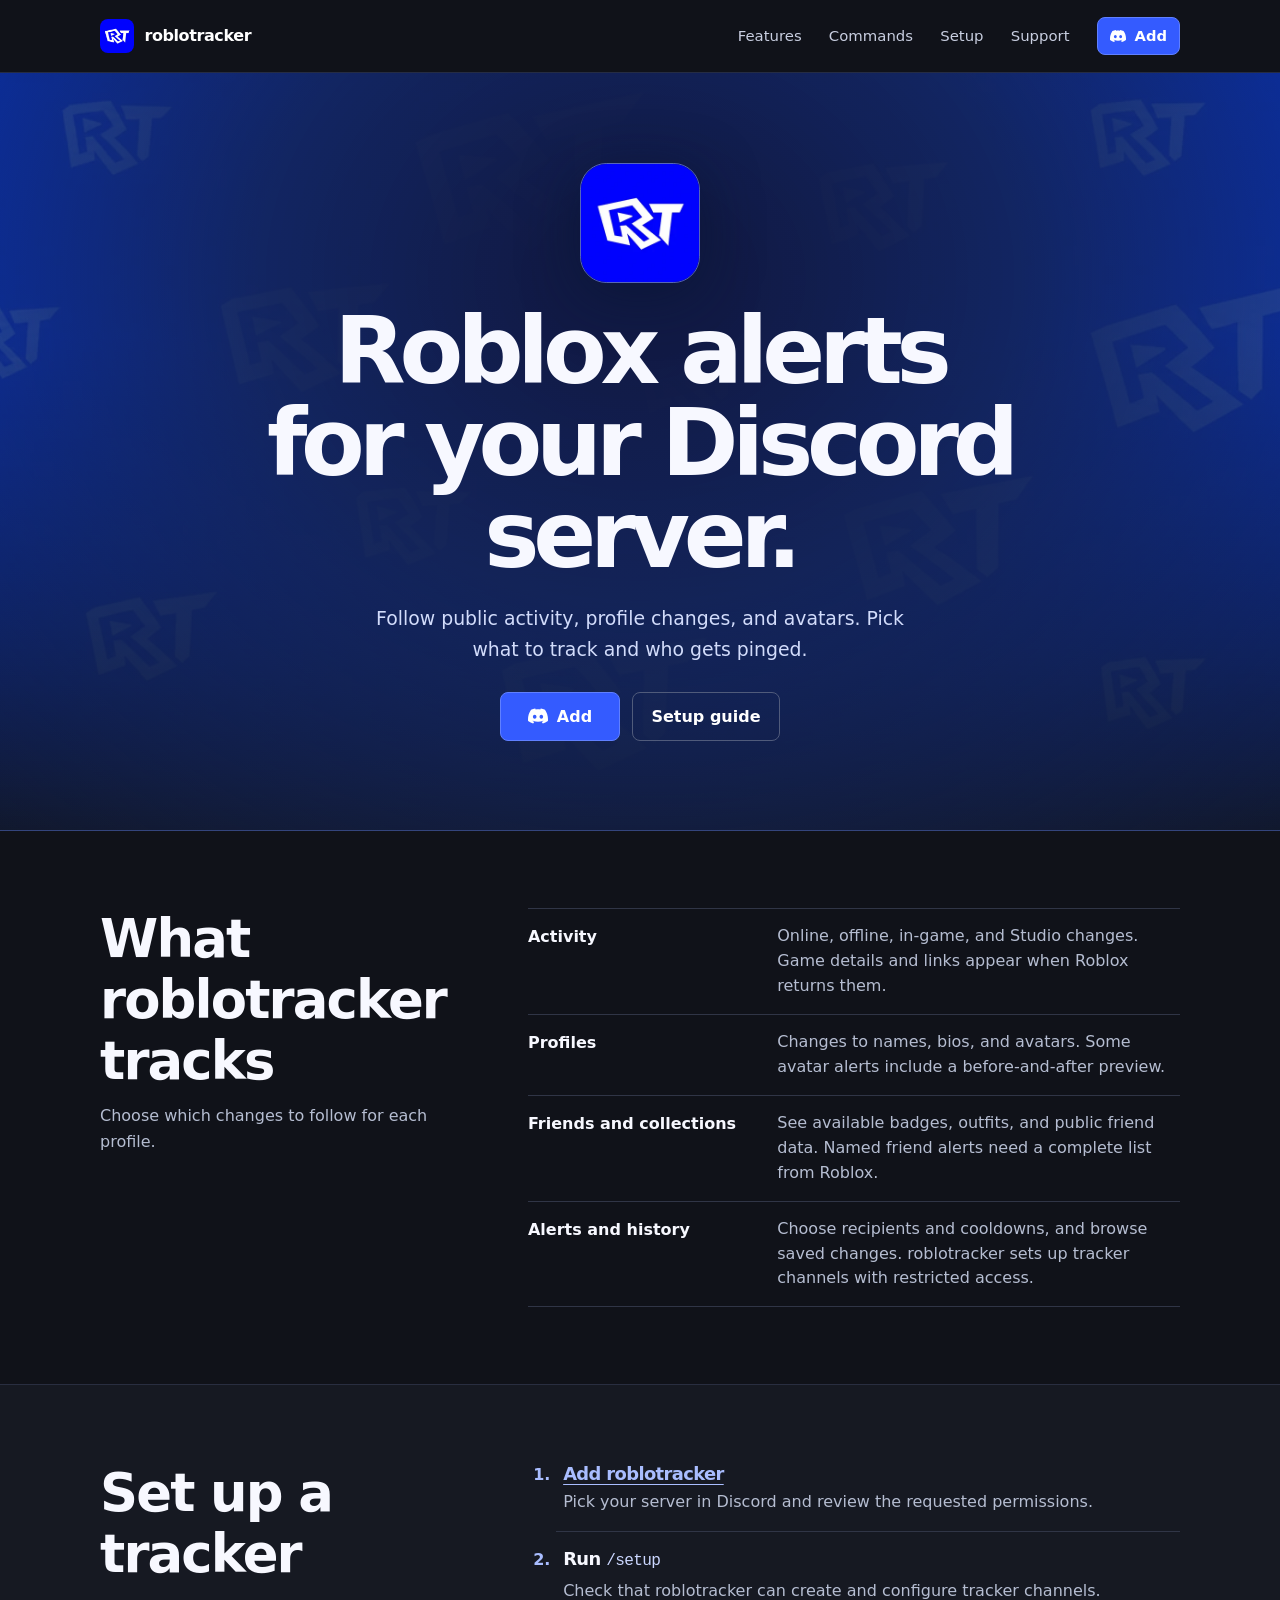
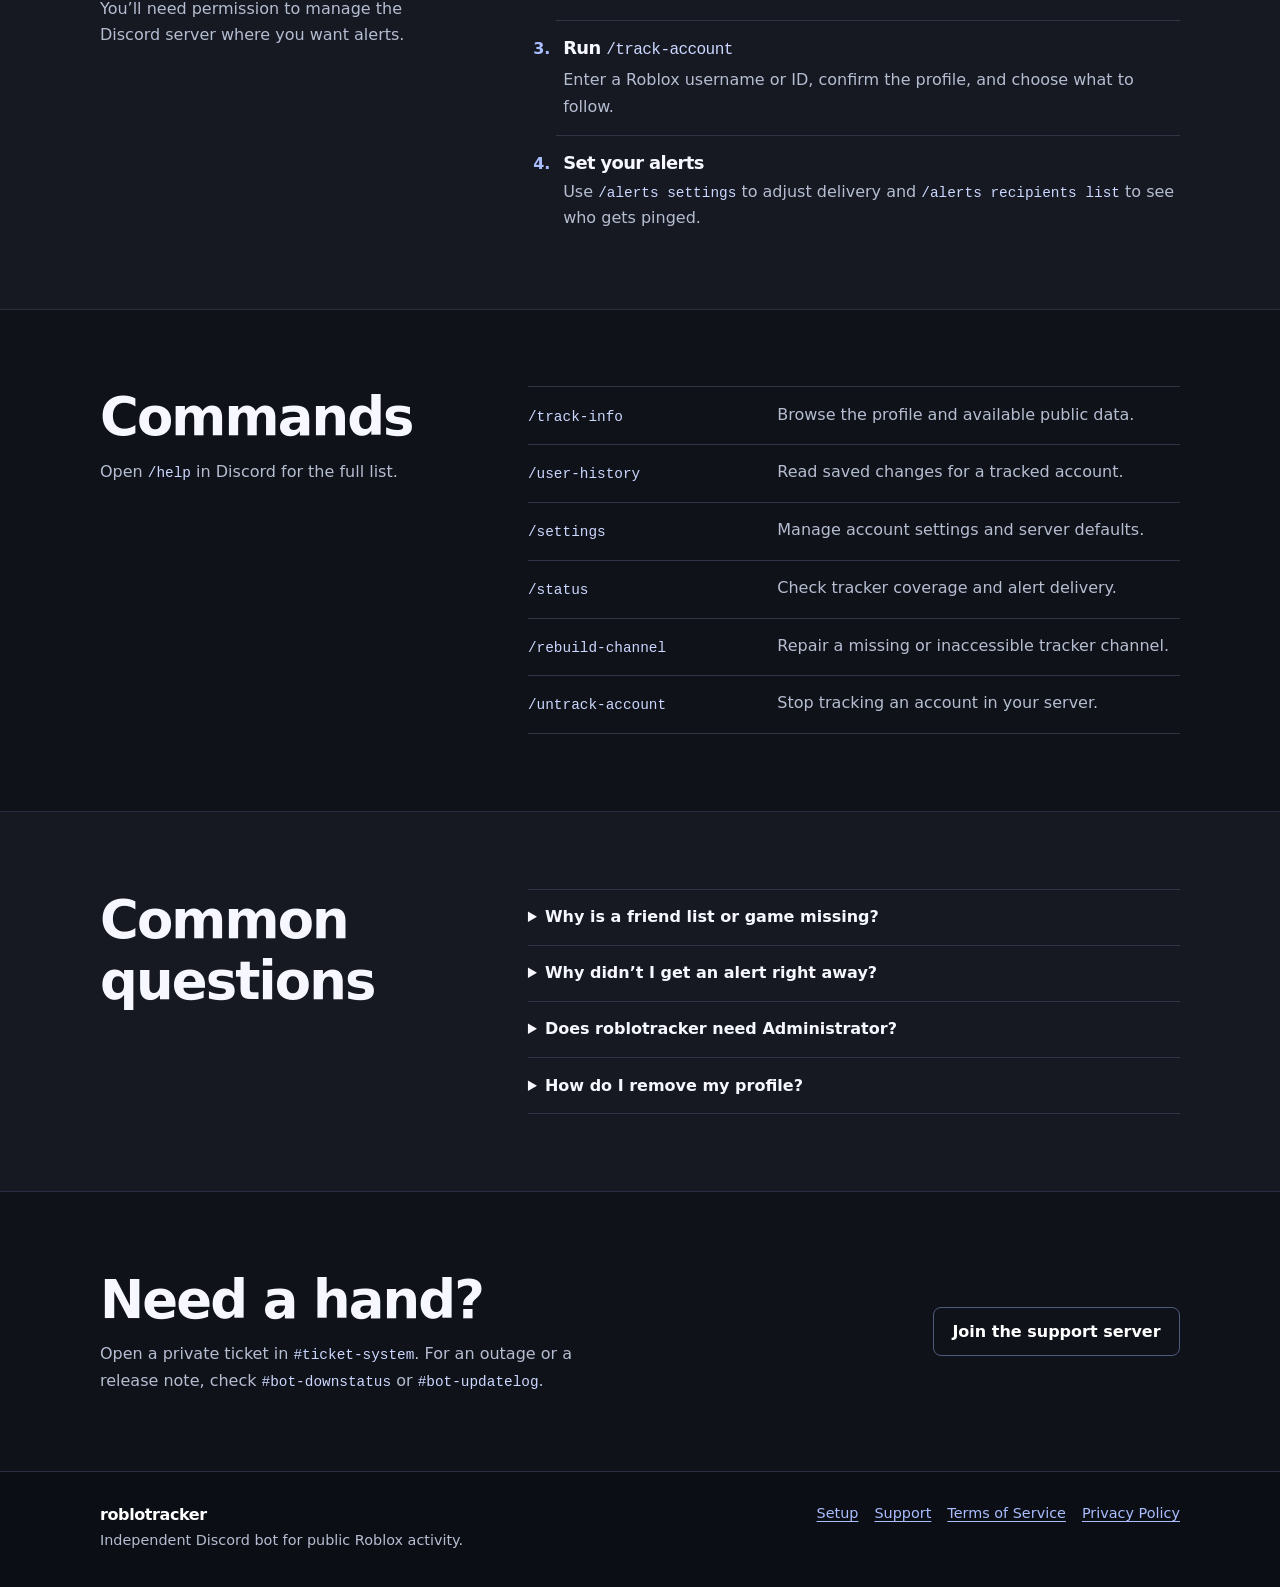
<file: docs/index.html>
<!doctype html>
<html lang="en">
<head>
  <meta charset="utf-8">
  <meta name="viewport" content="width=device-width,initial-scale=1">
  <meta name="description" content="Track public Roblox profile changes in Discord. Add roblotracker, explore the setup guide, and find privacy controls and support.">
  <meta name="theme-color" content="#0a0c13">
  <meta property="og:title" content="roblotracker | Roblox activity for Discord">
  <meta property="og:description" content="Track public Roblox profile changes in Discord. Add roblotracker, explore the setup guide, and find privacy controls and support.">
  <title>roblotracker | Roblox activity for Discord</title>
  <link rel="icon" type="image/webp" href="assets/rt-logo.webp">
  <link rel="stylesheet" href="assets/site.css">
</head>
<body>
  <a class="skip" href="#main">Skip to content</a>
  <header class="site-header">
    <div class="wrap top">
      <a class="brand" href="./"><img src="assets/rt-logo.webp" alt="" width="34" height="34">roblotracker</a>
      <nav class="nav" aria-label="Main navigation">
        <a href="./#features">Features</a>
        <a href="./#commands">Commands</a>
        <a href="./#setup">Setup</a>
        <a href="https://discord.gg/475THD4ftT">Support</a>
        <a class="button small" href="https://discord.com/oauth2/authorize?client_id=1561527919375814709&amp;permissions=268823568&amp;scope=bot%20applications.commands&amp;integration_type=0" aria-label="Add roblotracker to Discord"><img src="assets/discord.svg" alt="" width="20" height="20">Add</a>
      </nav>
    </div>
  </header>
  <main id="main">

    <section class="hero" aria-labelledby="hero-title">
      <div class="wrap hero-inner">
        <img class="hero-logo" src="assets/rt-logo.webp" alt="" width="120" height="120" fetchpriority="high">
        <h1 id="hero-title">Roblox alerts<br>for your Discord server.</h1>
        <p>Follow public activity, profile changes, and avatars. Pick what to track and who gets pinged.</p>
        <div class="actions">
          <a class="button" href="https://discord.com/oauth2/authorize?client_id=1561527919375814709&amp;permissions=268823568&amp;scope=bot%20applications.commands&amp;integration_type=0" aria-label="Add roblotracker to Discord"><img src="assets/discord.svg" alt="" width="22" height="22">Add</a>
          <a class="button secondary" href="#setup">Setup guide</a>
        </div>
      </div>
    </section>

    <section class="section wrap split" id="features" aria-labelledby="features-title">
      <div class="section-intro">
        <h2 id="features-title">What roblotracker tracks</h2>
        <p>Choose which changes to follow for each profile.</p>
      </div>
      <dl class="rows">
        <div><dt>Activity</dt><dd>Online, offline, in-game, and Studio changes. Game details and links appear when Roblox returns them.</dd></div>
        <div><dt>Profiles</dt><dd>Changes to names, bios, and avatars. Some avatar alerts include a before-and-after preview.</dd></div>
        <div><dt>Friends and collections</dt><dd>See available badges, outfits, and public friend data. Named friend alerts need a complete list from Roblox.</dd></div>
        <div><dt>Alerts and history</dt><dd>Choose recipients and cooldowns, and browse saved changes. roblotracker sets up tracker channels with restricted access.</dd></div>
      </dl>
    </section>

    <section class="section surface" id="setup" aria-labelledby="setup-title">
      <div class="wrap split">
        <div class="section-intro">
          <h2 id="setup-title">Set up a tracker</h2>
          <p>You’ll need permission to manage the Discord server where you want alerts.</p>
        </div>
        <ol class="steps">
          <li><h3><a href="https://discord.com/oauth2/authorize?client_id=1561527919375814709&amp;permissions=268823568&amp;scope=bot%20applications.commands&amp;integration_type=0">Add roblotracker</a></h3><p>Pick your server in Discord and review the requested permissions.</p></li>
          <li><h3>Run <code>/setup</code></h3><p>Check that roblotracker can create and configure tracker channels.</p></li>
          <li><h3>Run <code>/track-account</code></h3><p>Enter a Roblox username or ID, confirm the profile, and choose what to follow.</p></li>
          <li><h3>Set your alerts</h3><p>Use <code>/alerts settings</code> to adjust delivery and <code>/alerts recipients list</code> to see who gets pinged.</p></li>
        </ol>
      </div>
    </section>

    <section class="section wrap split" id="commands" aria-labelledby="commands-title">
      <div class="section-intro">
        <h2 id="commands-title">Commands</h2>
        <p>Open <code>/help</code> in Discord for the full list.</p>
      </div>
      <dl class="rows commands">
        <div><dt><code>/track-info</code></dt><dd>Browse the profile and available public data.</dd></div>
        <div><dt><code>/user-history</code></dt><dd>Read saved changes for a tracked account.</dd></div>
        <div><dt><code>/settings</code></dt><dd>Manage account settings and server defaults.</dd></div>
        <div><dt><code>/status</code></dt><dd>Check tracker coverage and alert delivery.</dd></div>
        <div><dt><code>/rebuild-channel</code></dt><dd>Repair a missing or inaccessible tracker channel.</dd></div>
        <div><dt><code>/untrack-account</code></dt><dd>Stop tracking an account in your server.</dd></div>
      </dl>
    </section>

    <section class="section surface" id="faq" aria-labelledby="faq-title">
      <div class="wrap split">
        <div class="section-intro"><h2 id="faq-title">Common questions</h2></div>
        <div class="faq">
          <details><summary>Why is a friend list or game missing?</summary><p>Roblox sometimes sends only a friend count or a presence status. Your signed-in Roblox view may show details the public API leaves out.</p></details>
          <details><summary>Why didn’t I get an alert right away?</summary><p>The first check gives roblotracker a starting point. Later alerts depend on Roblox responding, the tracker’s cooldown, and whether roblotracker can send to the Discord channel.</p></details>
          <details><summary>Does roblotracker need Administrator?</summary><p>The install requests specific permissions, including Manage Channels and Manage Roles for tracker setup. Review the channel’s access after setup.</p></details>
          <details><summary>How do I remove my profile?</summary><p>Start with <code>/privacy remove</code> in a server that has roblotracker or use the <a href="privacy.html#requests">removal guide</a>. For help or to report misuse, open a private support ticket.</p></details>
        </div>
      </div>
    </section>

    <section class="section wrap support" id="support" aria-labelledby="support-title">
      <div class="section-intro">
        <h2 id="support-title">Need a hand?</h2>
        <p>Open a private ticket in <code>#ticket-system</code>. For an outage or a release note, check <code>#bot-downstatus</code> or <code>#bot-updatelog</code>.</p>
      </div>
      <a class="button secondary" href="https://discord.gg/475THD4ftT">Join the support server</a>
    </section>
  </main>
  <footer class="site-footer">
    <div class="wrap foot">
      <div><a class="brand" href="./">roblotracker</a><p>Independent Discord bot for public Roblox activity.</p></div>
      <nav aria-label="Footer navigation"><a href="./#setup">Setup</a><a href="https://discord.gg/475THD4ftT">Support</a><a href="terms.html">Terms of Service</a><a href="privacy.html">Privacy Policy</a></nav>
    </div>
  </footer>
</body>
</html>
</file>
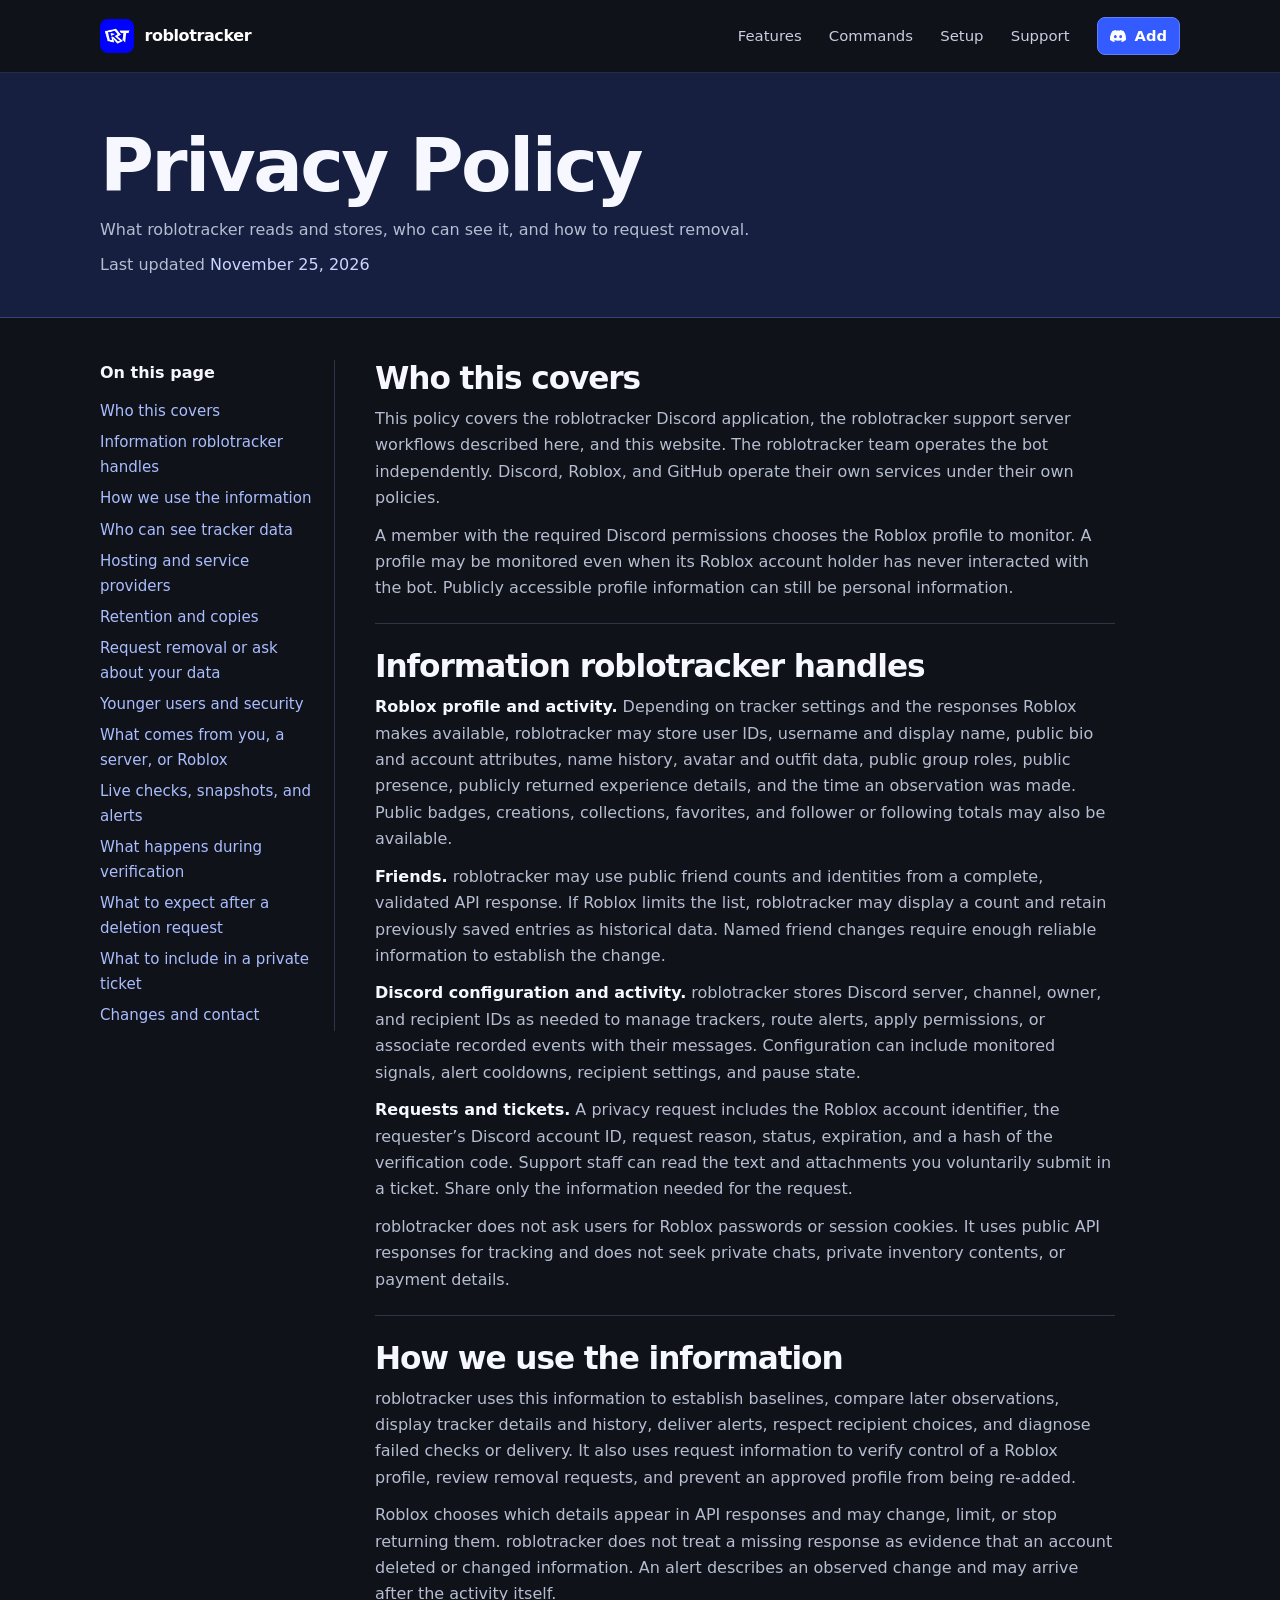
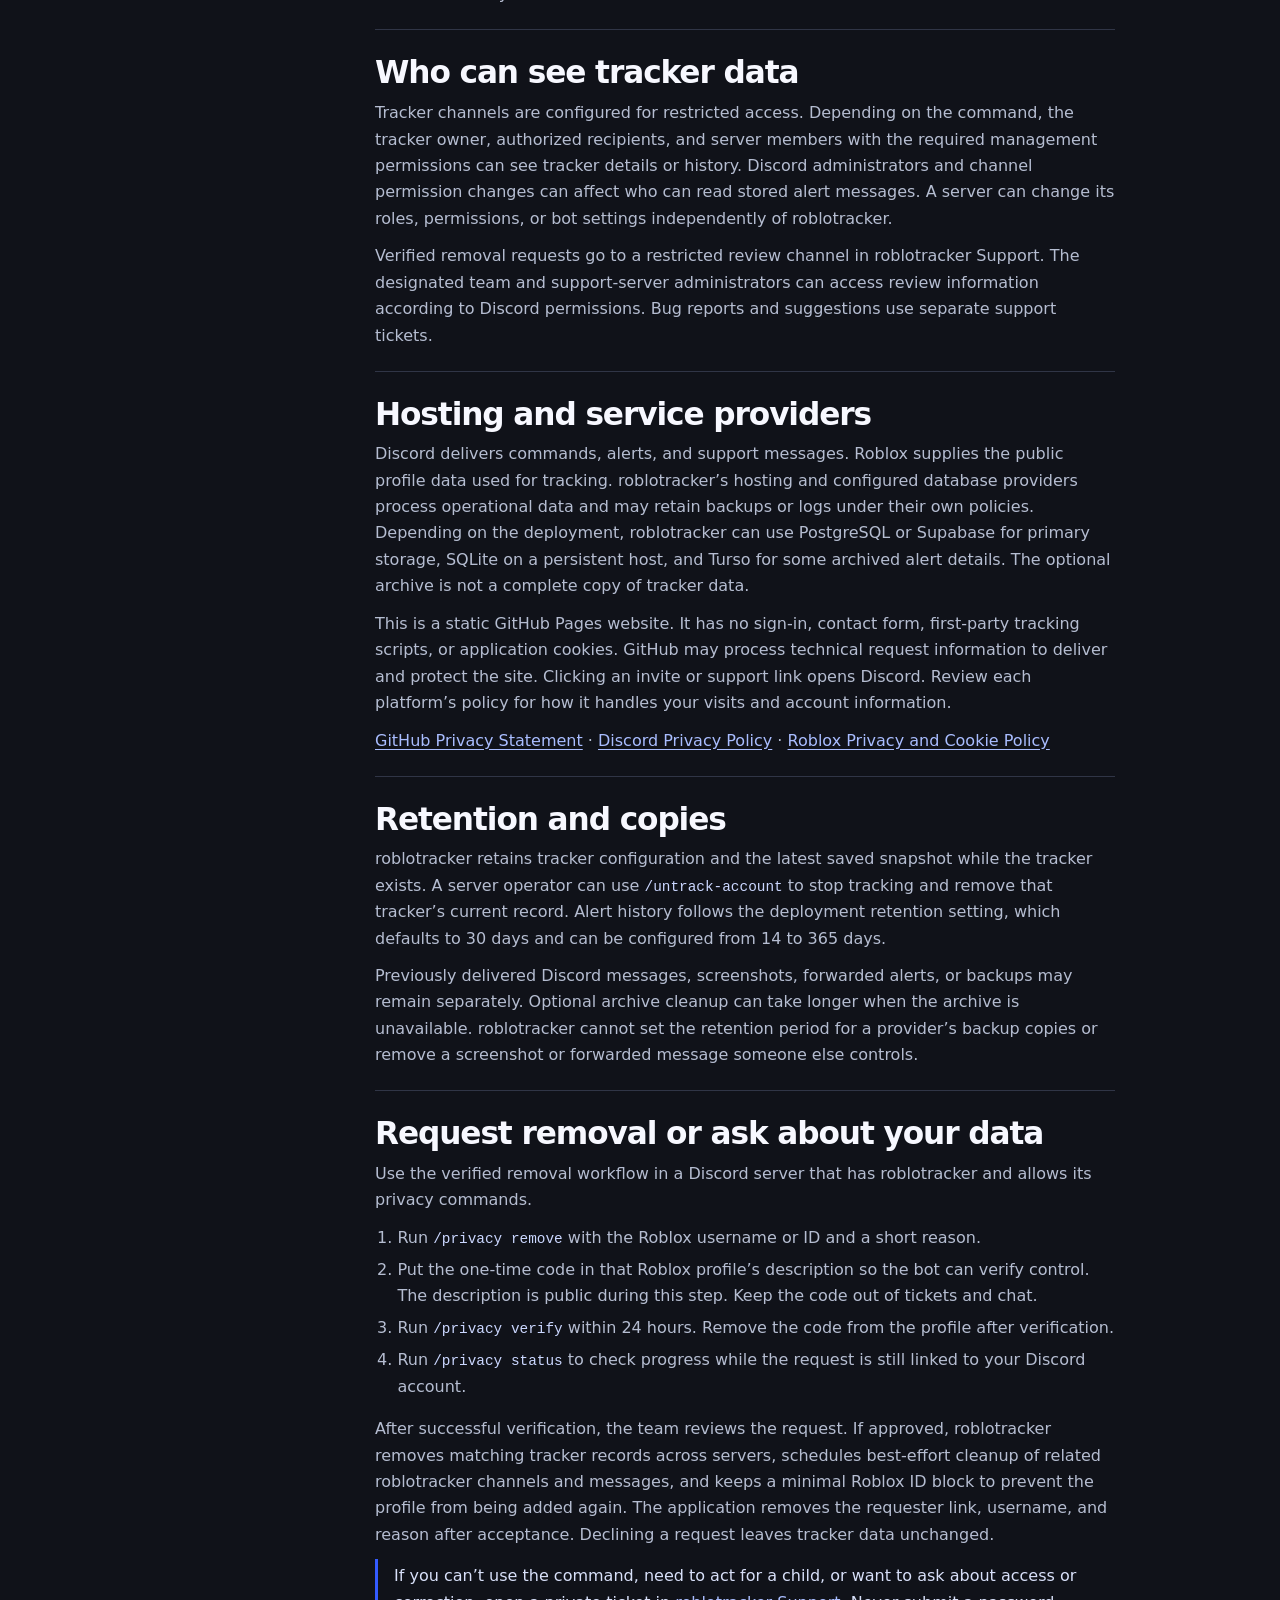
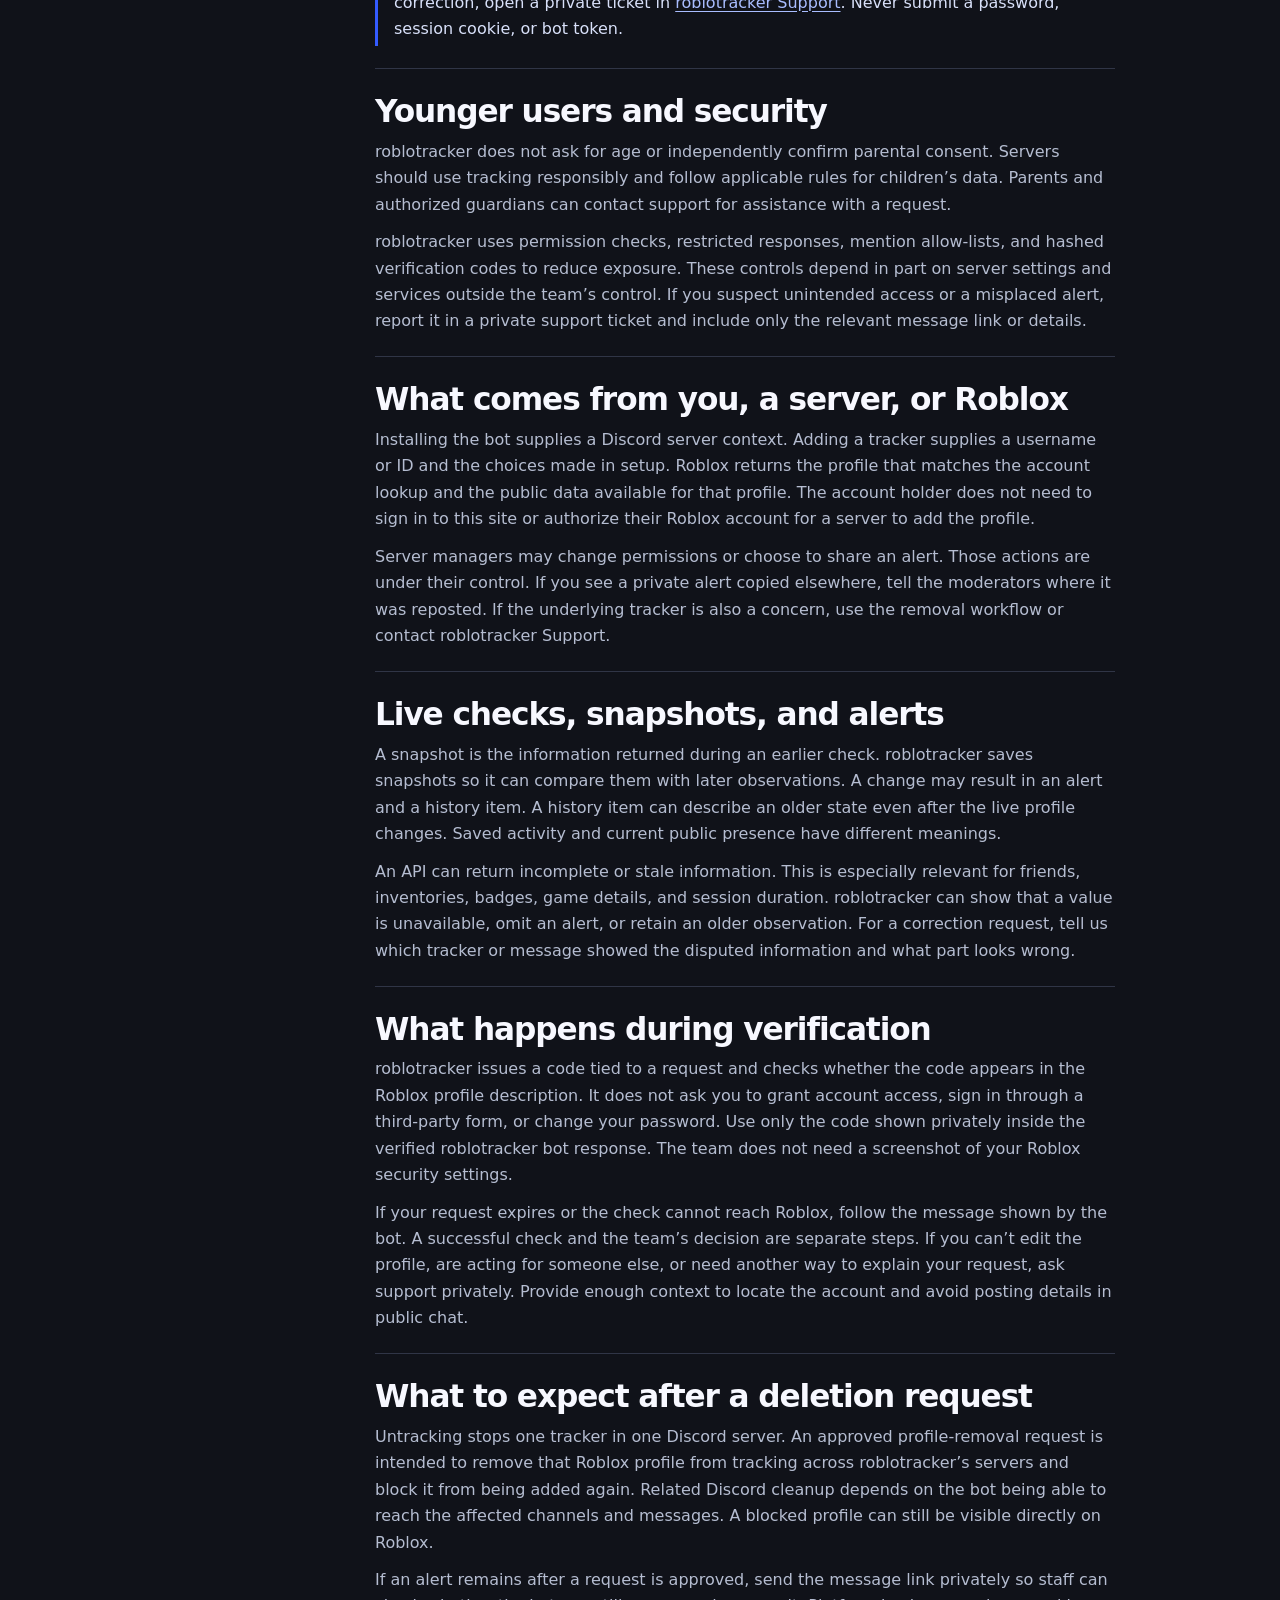
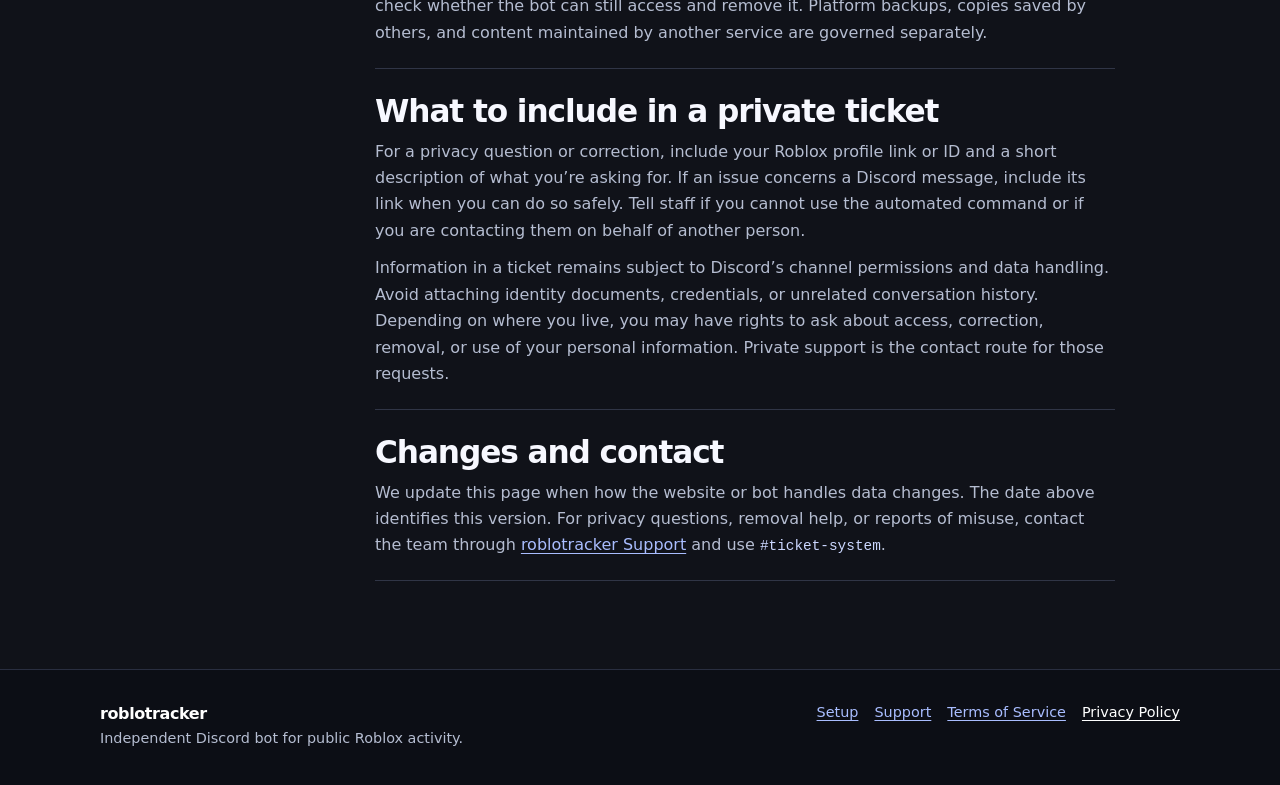
<file: docs/privacy/index.html>
<!doctype html>
<html lang="en">
<head>
  <meta charset="utf-8">
  <meta name="viewport" content="width=device-width,initial-scale=1">
  <meta http-equiv="refresh" content="0; url=../privacy.html">
  <link rel="canonical" href="../privacy.html">
  <title>Privacy Policy | roblotracker</title>
  <link rel="stylesheet" href="../assets/site.css">
</head>
<body>
  <main class="wrap section">
    <h1>Privacy Policy</h1>
    <p><a href="../privacy.html">Continue to the Privacy Policy</a></p>
  </main>
</body>
</html>
</file>
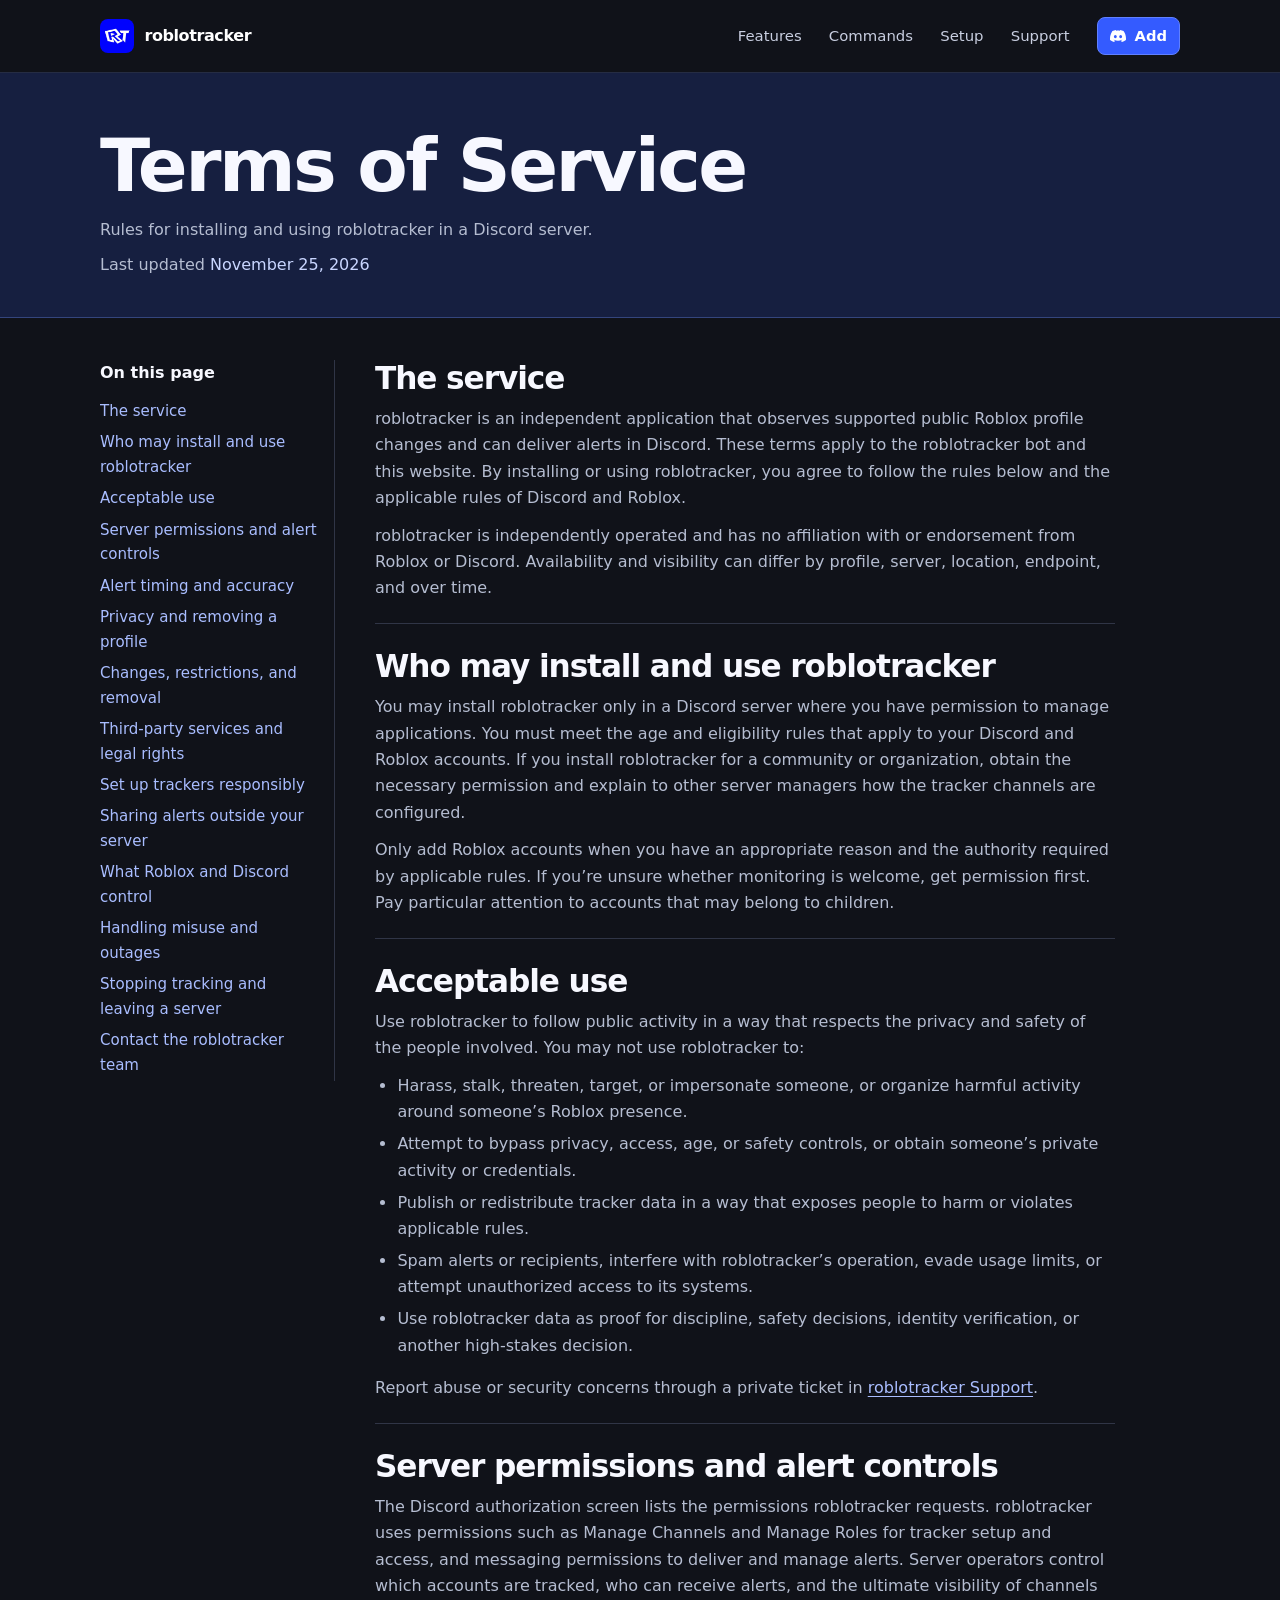
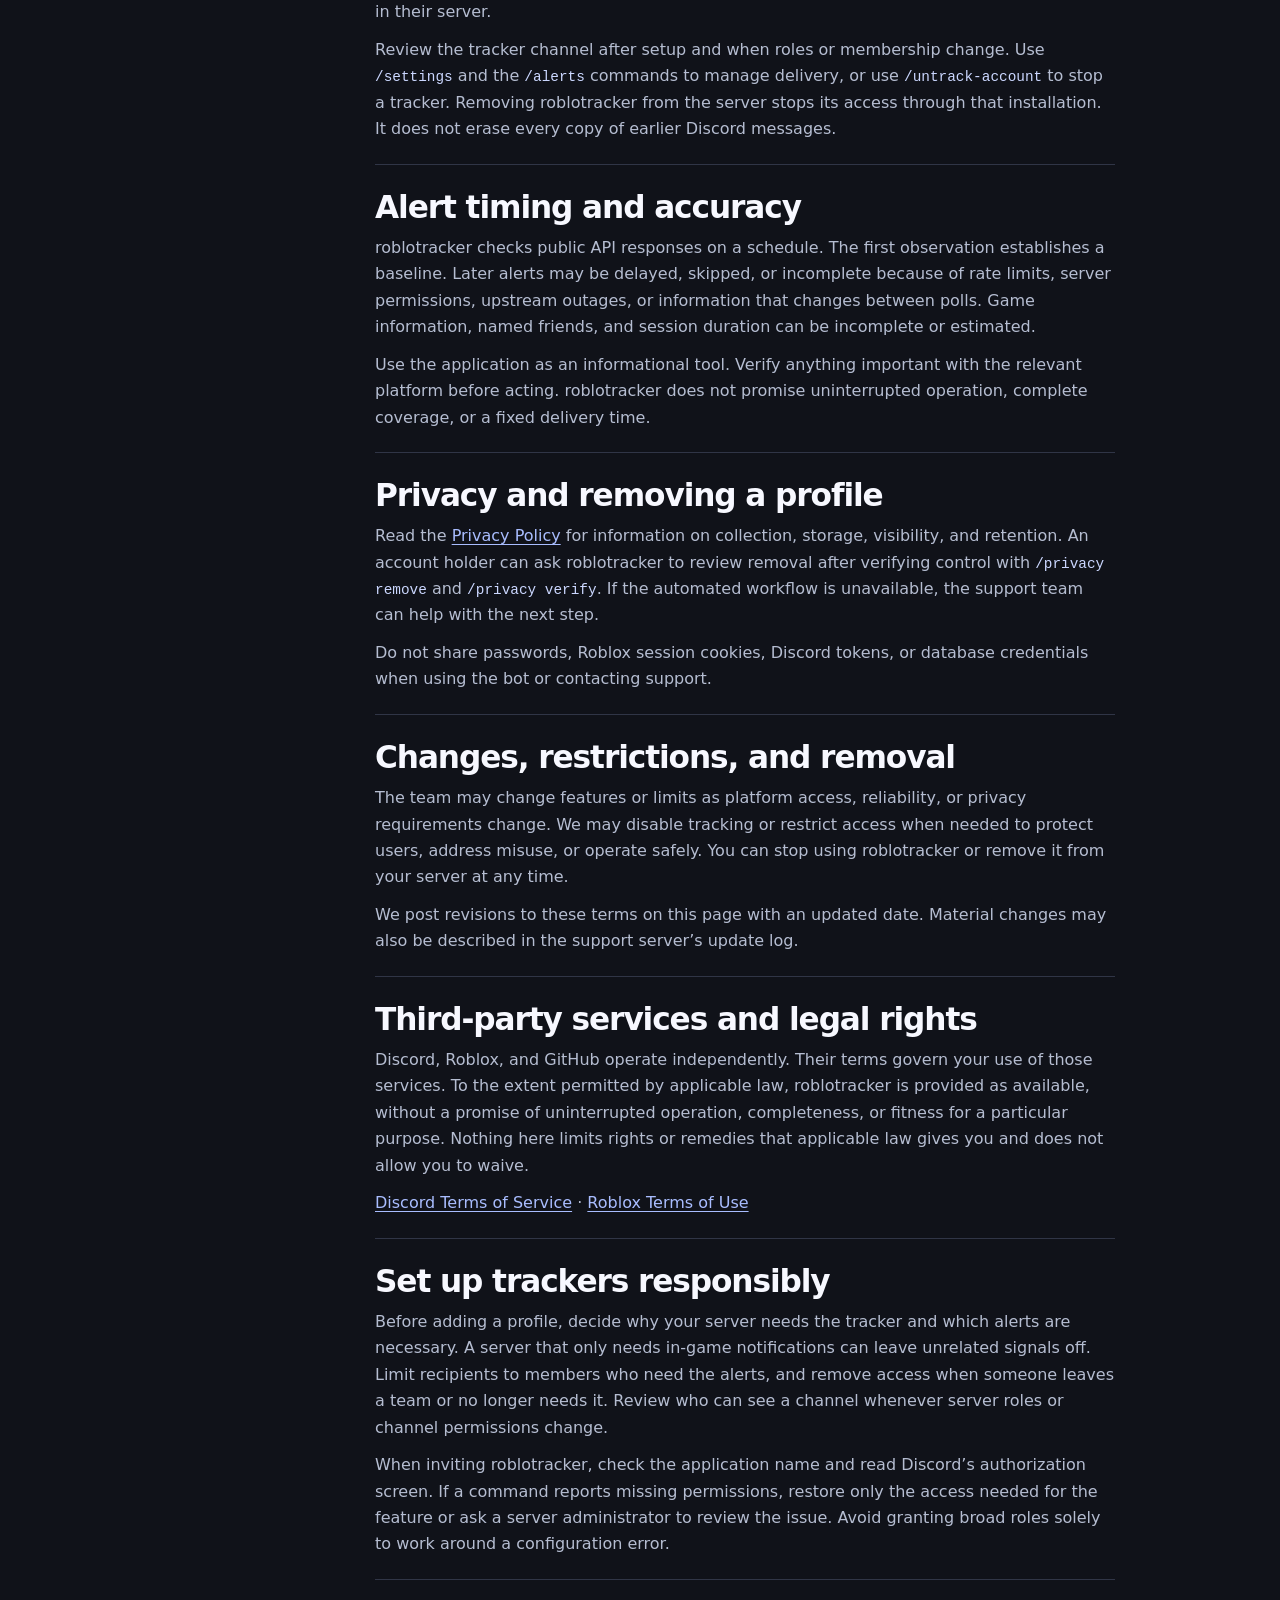
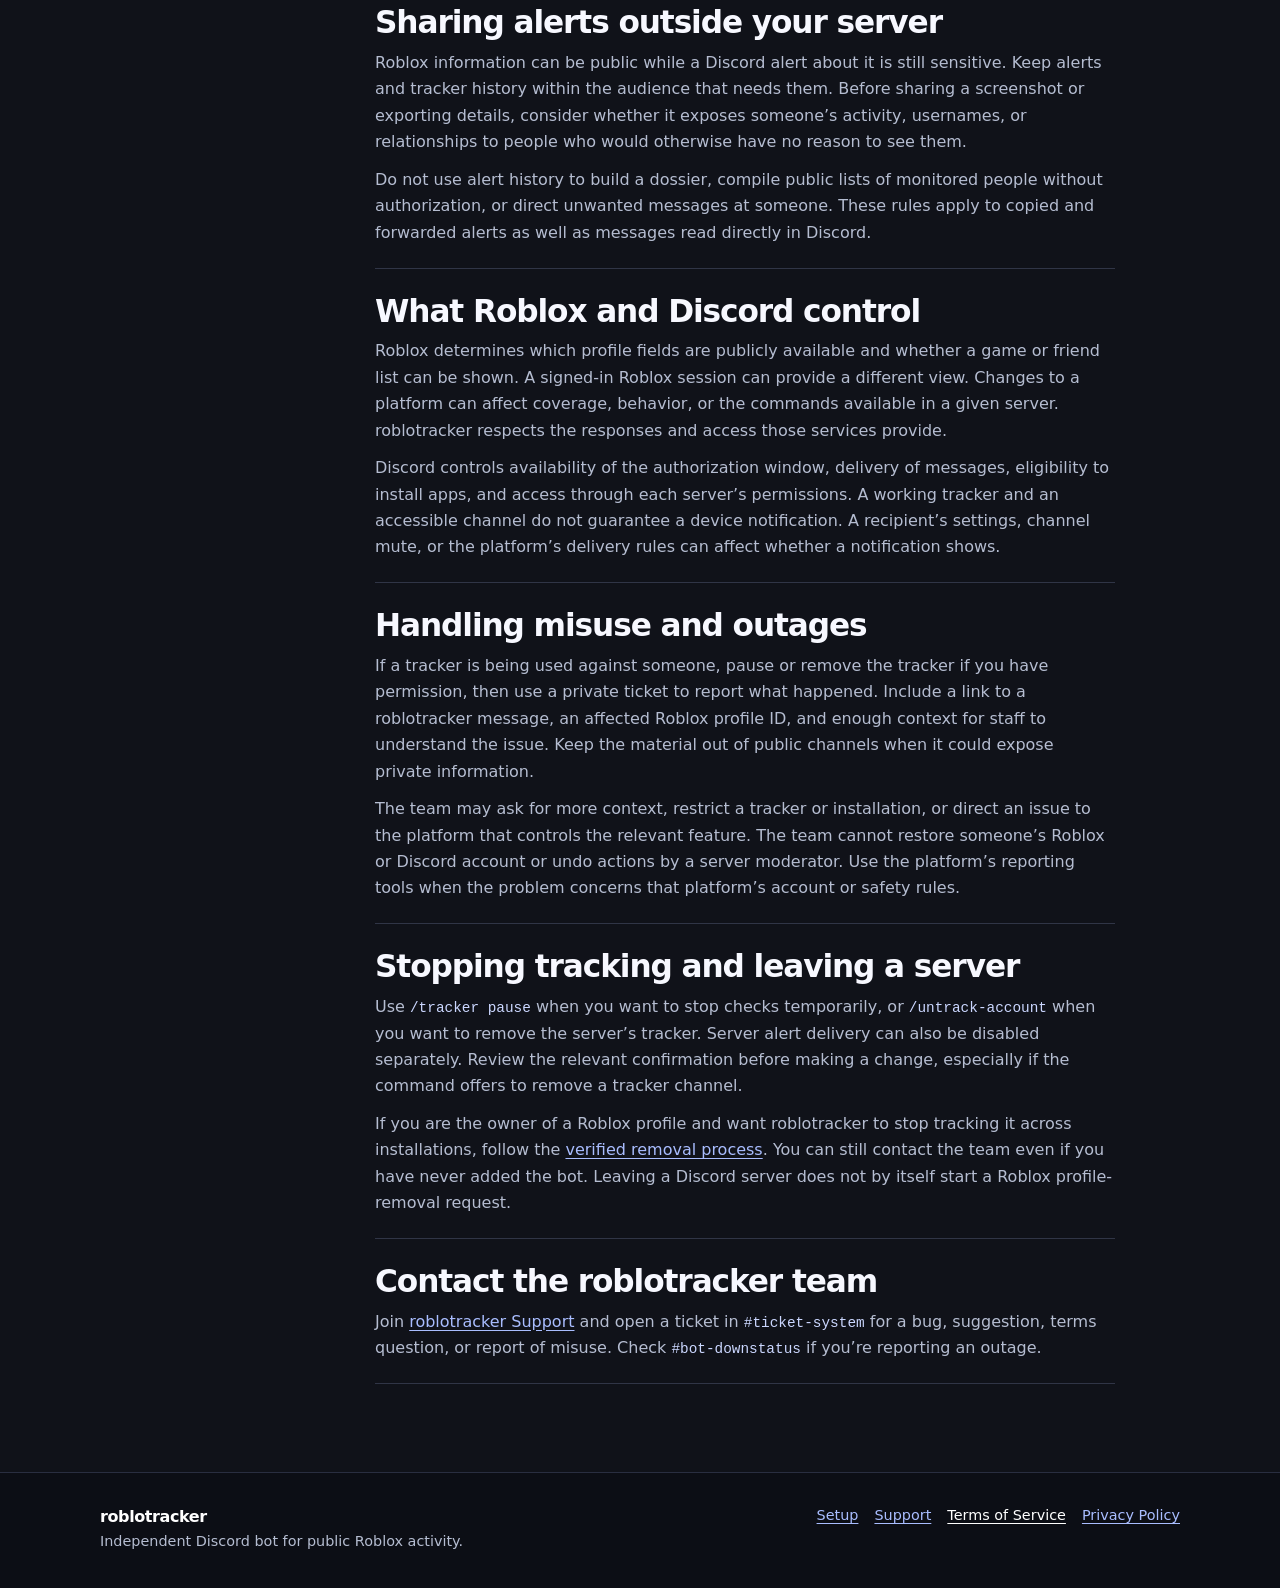
<file: docs/terms/index.html>
<!doctype html>
<html lang="en">
<head>
  <meta charset="utf-8">
  <meta name="viewport" content="width=device-width,initial-scale=1">
  <meta http-equiv="refresh" content="0; url=../terms.html">
  <link rel="canonical" href="../terms.html">
  <title>Terms of Service | roblotracker</title>
  <link rel="stylesheet" href="../assets/site.css">
</head>
<body>
  <main class="wrap section">
    <h1>Terms of Service</h1>
    <p><a href="../terms.html">Continue to the Terms of Service</a></p>
  </main>
</body>
</html>
</file>
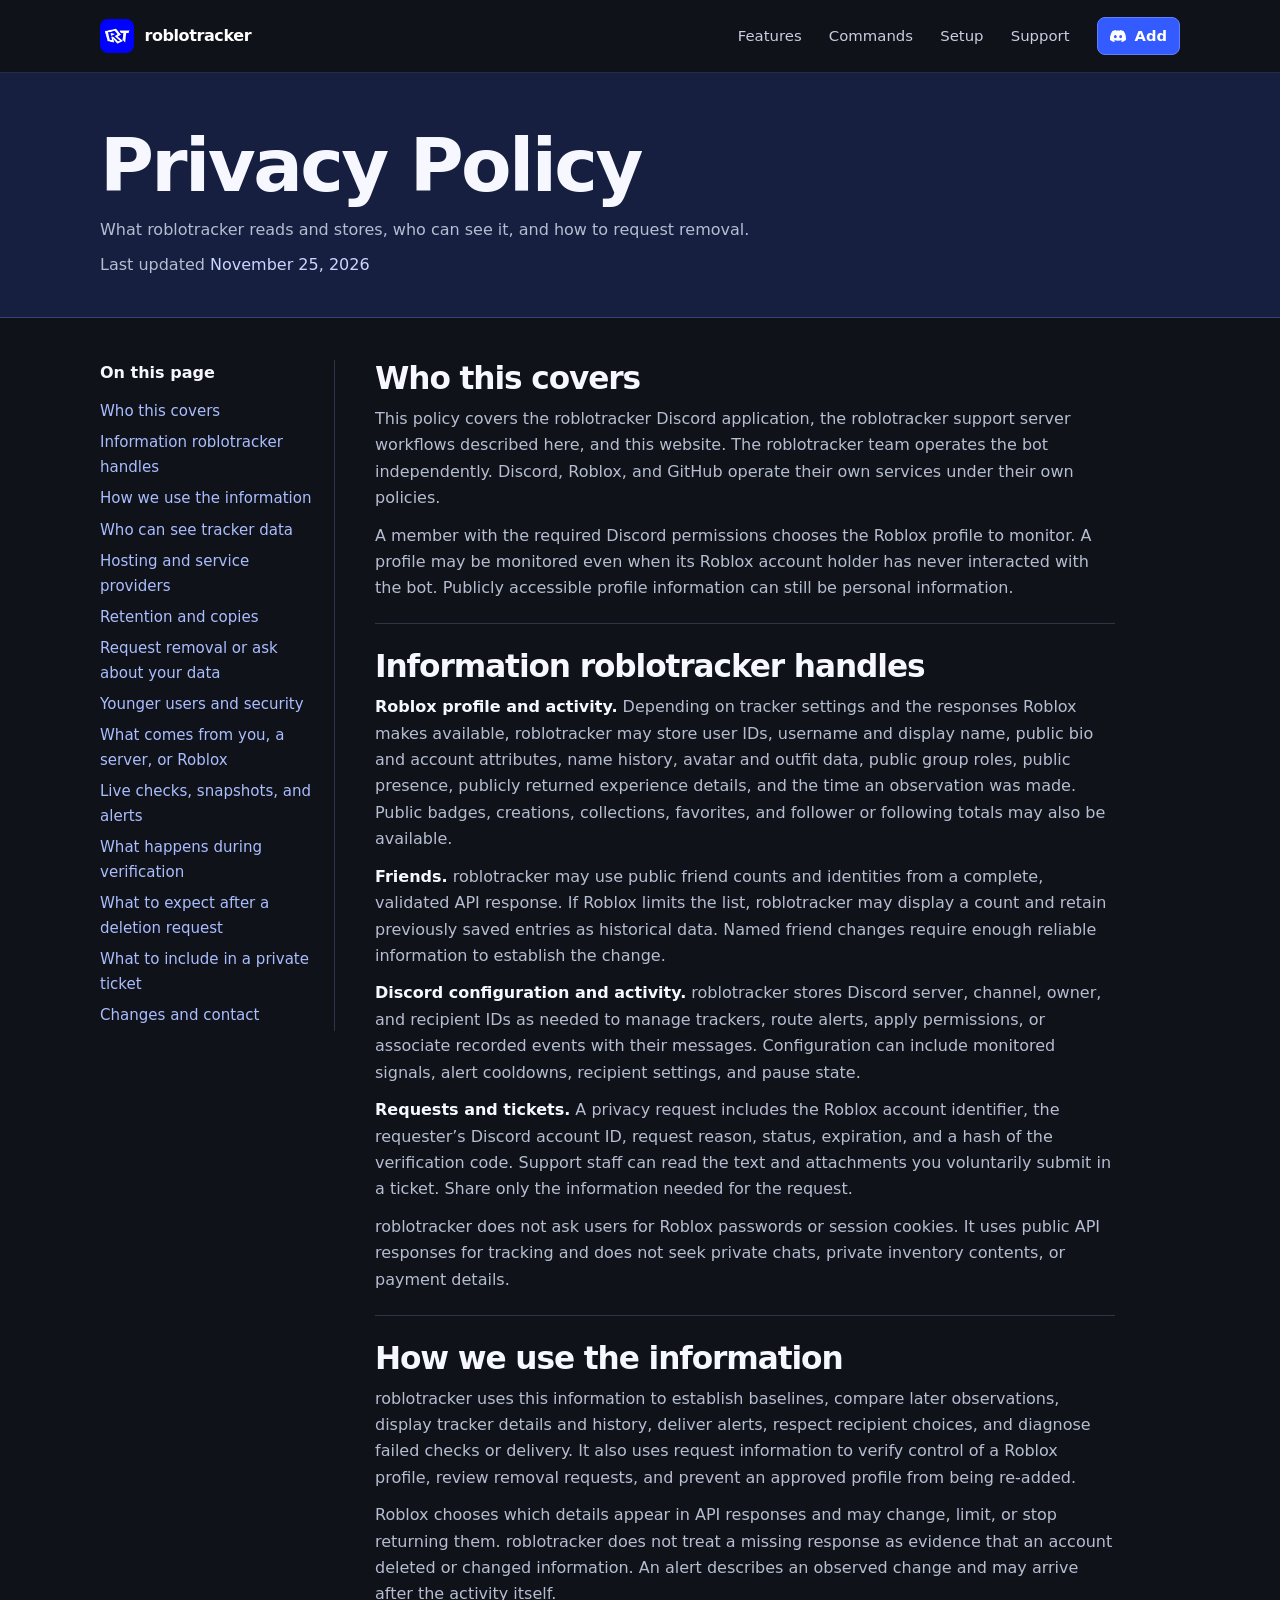
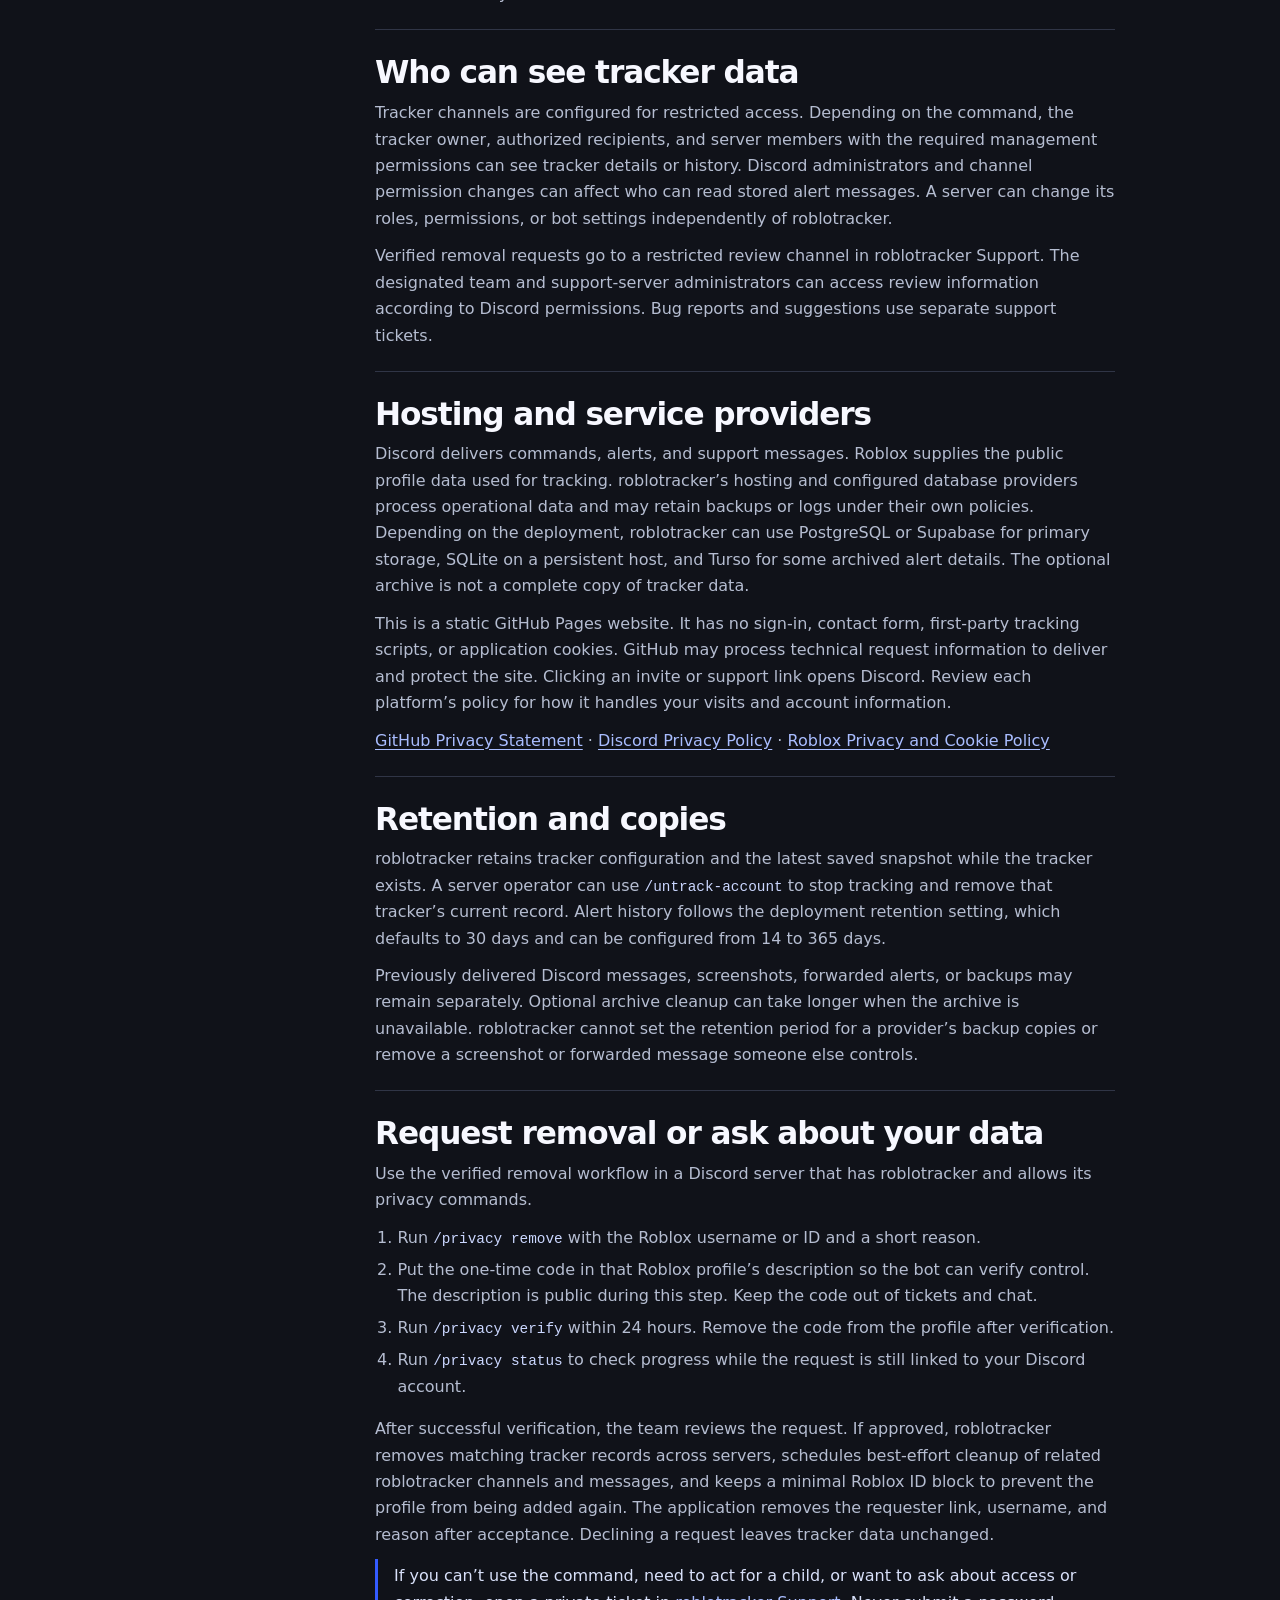
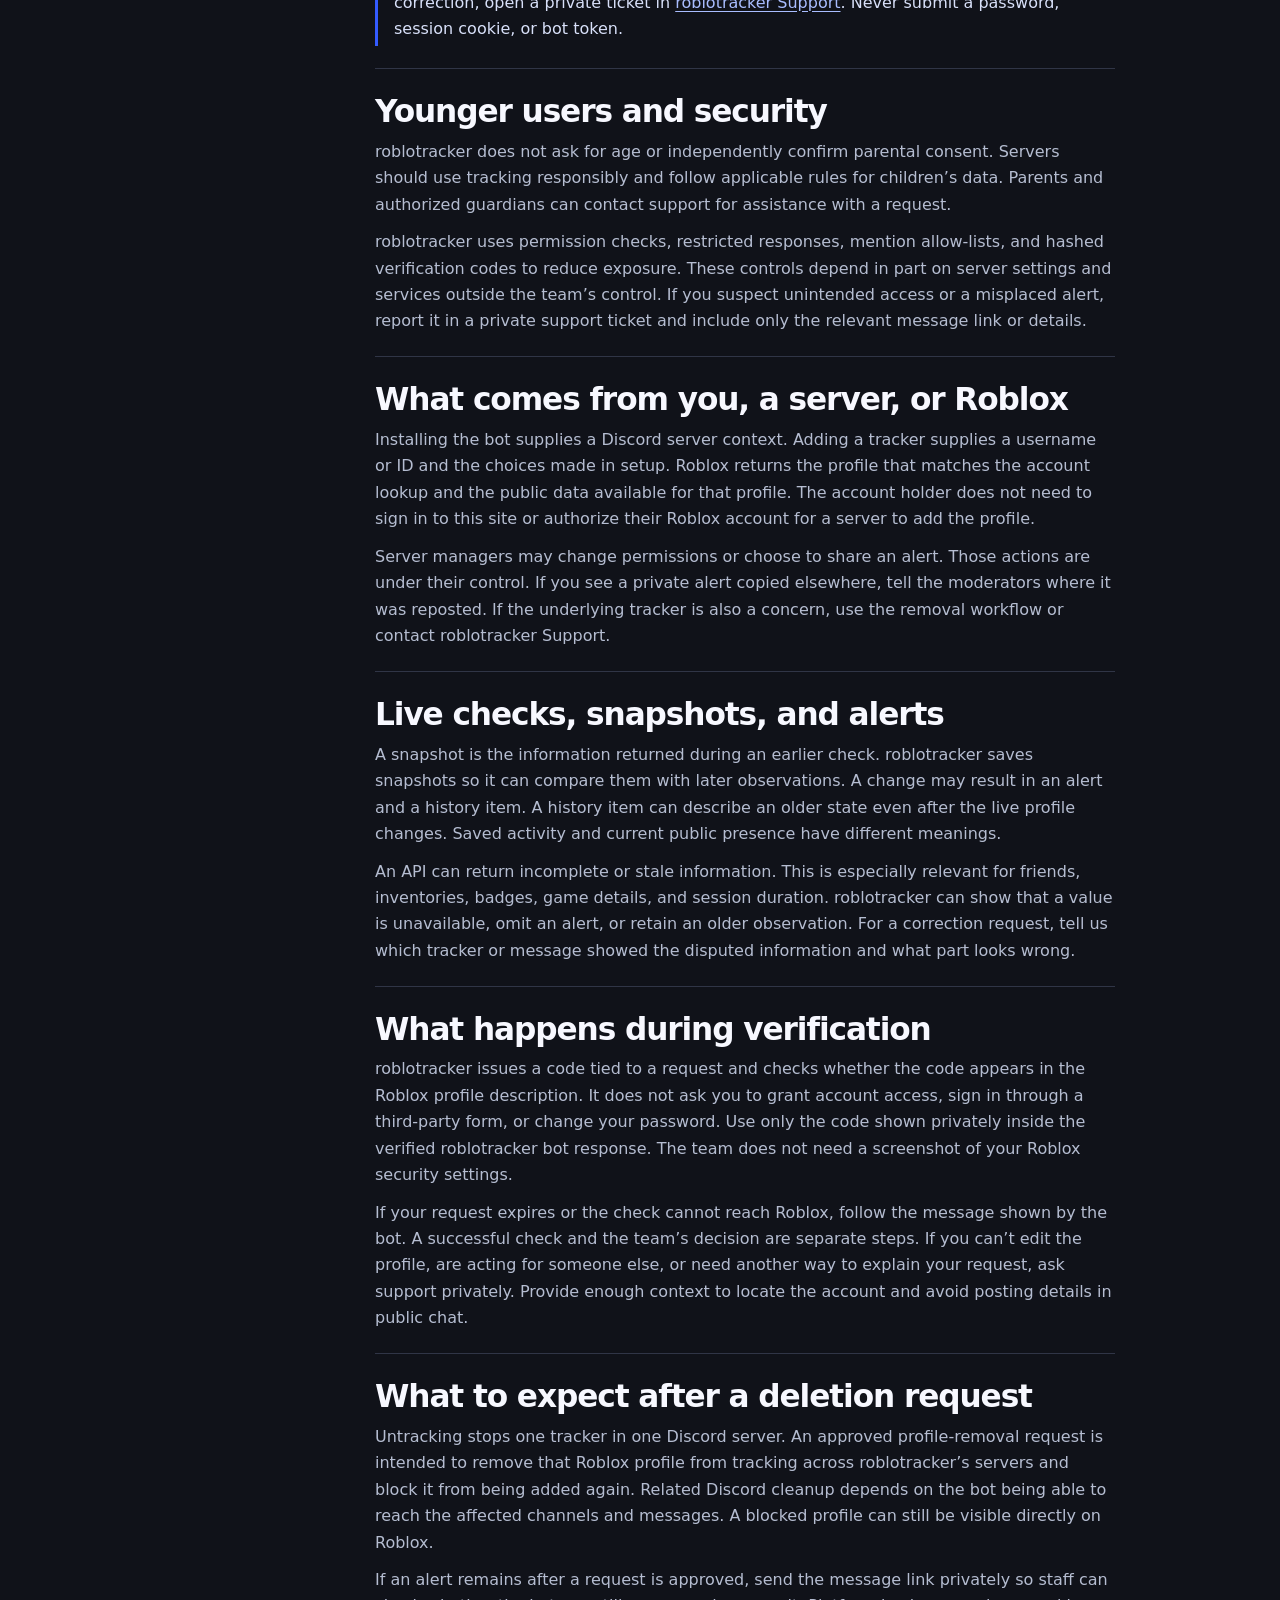
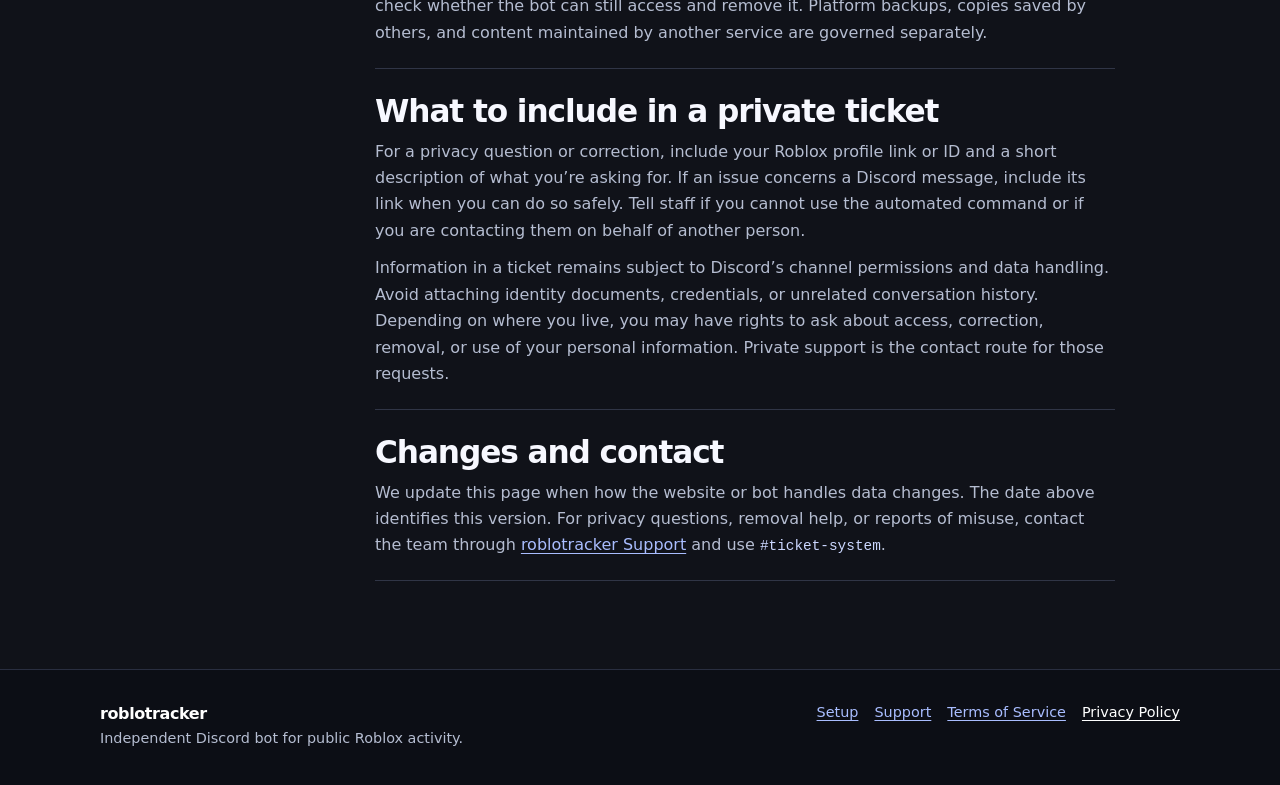
<file: docs/privacy.html>
<!doctype html>
<html lang="en">
<head>
  <meta charset="utf-8">
  <meta name="viewport" content="width=device-width,initial-scale=1">
  <meta name="description" content="What roblotracker reads and stores, who can see it, and how to request removal.">
  <meta name="theme-color" content="#0a0c13">
  <meta property="og:title" content="Privacy Policy | roblotracker">
  <meta property="og:description" content="What roblotracker reads and stores, who can see it, and how to request removal.">
  <title>Privacy Policy | roblotracker</title>
  <link rel="icon" type="image/webp" href="assets/rt-logo.webp">
  <link rel="stylesheet" href="assets/site.css">
</head>
<body>
  <a class="skip" href="#main">Skip to content</a>
  <header class="site-header">
    <div class="wrap top">
      <a class="brand" href="./"><img src="assets/rt-logo.webp" alt="" width="34" height="34">roblotracker</a>
      <nav class="nav" aria-label="Main navigation">
        <a href="./#features">Features</a>
        <a href="./#commands">Commands</a>
        <a href="./#setup">Setup</a>
        <a href="https://discord.gg/475THD4ftT">Support</a>
        <a class="button small" href="https://discord.com/oauth2/authorize?client_id=1561527919375814709&amp;permissions=268823568&amp;scope=bot%20applications.commands&amp;integration_type=0" aria-label="Add roblotracker to Discord"><img src="assets/discord.svg" alt="" width="20" height="20">Add</a>
      </nav>
    </div>
  </header>
  <main id="main">
    
<section class="legal-hero">
  <div class="wrap">
    <h1>Privacy Policy</h1>
    <p>What roblotracker reads and stores, who can see it, and how to request removal.</p>
    <p>Last updated <time datetime="2026-11-25">November 25, 2026</time></p>
  </div>
</section>
<div class="wrap policy-layout">
  <nav class="toc" aria-label="On this page"><strong>On this page</strong><a href="#scope">Who this covers</a><a href="#data">Information roblotracker handles</a><a href="#use">How we use the information</a><a href="#visibility">Who can see tracker data</a><a href="#processors">Hosting and service providers</a><a href="#retention">Retention and copies</a><a href="#requests">Request removal or ask about your data</a><a href="#safety">Younger users and security</a><a href="#inputs">What comes from you, a server, or Roblox</a><a href="#observations">Live checks, snapshots, and alerts</a><a href="#verification">What happens during verification</a><a href="#deletion-outcomes">What to expect after a deletion request</a><a href="#support-details">What to include in a private ticket</a><a href="#changes">Changes and contact</a></nav>
  <article class="policy" aria-label="Privacy Policy"><section id="scope"><h2>Who this covers</h2>
<p>This policy covers the roblotracker Discord application, the roblotracker support server workflows described here, and this website. The roblotracker team operates the bot independently. Discord, Roblox, and GitHub operate their own services under their own policies.</p>
<p>A member with the required Discord permissions chooses the Roblox profile to monitor. A profile may be monitored even when its Roblox account holder has never interacted with the bot. Publicly accessible profile information can still be personal information.</p>
</section>
<section id="data"><h2>Information roblotracker handles</h2>
<p><strong>Roblox profile and activity.</strong> Depending on tracker settings and the responses Roblox makes available, roblotracker may store user IDs, username and display name, public bio and account attributes, name history, avatar and outfit data, public group roles, public presence, publicly returned experience details, and the time an observation was made. Public badges, creations, collections, favorites, and follower or following totals may also be available.</p>
<p><strong>Friends.</strong> roblotracker may use public friend counts and identities from a complete, validated API response. If Roblox limits the list, roblotracker may display a count and retain previously saved entries as historical data. Named friend changes require enough reliable information to establish the change.</p>
<p><strong>Discord configuration and activity.</strong> roblotracker stores Discord server, channel, owner, and recipient IDs as needed to manage trackers, route alerts, apply permissions, or associate recorded events with their messages. Configuration can include monitored signals, alert cooldowns, recipient settings, and pause state.</p>
<p><strong>Requests and tickets.</strong> A privacy request includes the Roblox account identifier, the requester’s Discord account ID, request reason, status, expiration, and a hash of the verification code. Support staff can read the text and attachments you voluntarily submit in a ticket. Share only the information needed for the request.</p>
<p>roblotracker does not ask users for Roblox passwords or session cookies. It uses public API responses for tracking and does not seek private chats, private inventory contents, or payment details.</p>
</section>
<section id="use"><h2>How we use the information</h2>
<p>roblotracker uses this information to establish baselines, compare later observations, display tracker details and history, deliver alerts, respect recipient choices, and diagnose failed checks or delivery. It also uses request information to verify control of a Roblox profile, review removal requests, and prevent an approved profile from being re-added.</p>
<p>Roblox chooses which details appear in API responses and may change, limit, or stop returning them. roblotracker does not treat a missing response as evidence that an account deleted or changed information. An alert describes an observed change and may arrive after the activity itself.</p>
</section>
<section id="visibility"><h2>Who can see tracker data</h2>
<p>Tracker channels are configured for restricted access. Depending on the command, the tracker owner, authorized recipients, and server members with the required management permissions can see tracker details or history. Discord administrators and channel permission changes can affect who can read stored alert messages. A server can change its roles, permissions, or bot settings independently of roblotracker.</p>
<p>Verified removal requests go to a restricted review channel in roblotracker Support. The designated team and support-server administrators can access review information according to Discord permissions. Bug reports and suggestions use separate support tickets.</p>
</section>
<section id="processors"><h2>Hosting and service providers</h2>
<p>Discord delivers commands, alerts, and support messages. Roblox supplies the public profile data used for tracking. roblotracker’s hosting and configured database providers process operational data and may retain backups or logs under their own policies. Depending on the deployment, roblotracker can use PostgreSQL or Supabase for primary storage, SQLite on a persistent host, and Turso for some archived alert details. The optional archive is not a complete copy of tracker data.</p>
<p>This is a static GitHub Pages website. It has no sign-in, contact form, first-party tracking scripts, or application cookies. GitHub may process technical request information to deliver and protect the site. Clicking an invite or support link opens Discord. Review each platform’s policy for how it handles your visits and account information.</p>
<p><a href="https://docs.github.com/en/site-policy/privacy-policies/github-general-privacy-statement">GitHub Privacy Statement</a> · <a href="https://discord.com/privacy">Discord Privacy Policy</a> · <a href="https://en.help.roblox.com/hc/en-us/articles/115004630823-Roblox-Privacy-and-Cookie-Policy">Roblox Privacy and Cookie Policy</a></p>
</section>
<section id="retention"><h2>Retention and copies</h2>
<p>roblotracker retains tracker configuration and the latest saved snapshot while the tracker exists. A server operator can use <code>/untrack-account</code> to stop tracking and remove that tracker’s current record. Alert history follows the deployment retention setting, which defaults to 30 days and can be configured from 14 to 365 days.</p>
<p>Previously delivered Discord messages, screenshots, forwarded alerts, or backups may remain separately. Optional archive cleanup can take longer when the archive is unavailable. roblotracker cannot set the retention period for a provider’s backup copies or remove a screenshot or forwarded message someone else controls.</p>
</section>
<section id="requests"><h2>Request removal or ask about your data</h2>
<p>Use the verified removal workflow in a Discord server that has roblotracker and allows its privacy commands.</p>
<ol>
<li>Run <code>/privacy remove</code> with the Roblox username or ID and a short reason.</li>
<li>Put the one-time code in that Roblox profile’s description so the bot can verify control. The description is public during this step. Keep the code out of tickets and chat.</li>
<li>Run <code>/privacy verify</code> within 24 hours. Remove the code from the profile after verification.</li>
<li>Run <code>/privacy status</code> to check progress while the request is still linked to your Discord account.</li>
</ol>
<p>After successful verification, the team reviews the request. If approved, roblotracker removes matching tracker records across servers, schedules best-effort cleanup of related roblotracker channels and messages, and keeps a minimal Roblox ID block to prevent the profile from being added again. The application removes the requester link, username, and reason after acceptance. Declining a request leaves tracker data unchanged.</p>
<p class="callout">If you can’t use the command, need to act for a child, or want to ask about access or correction, open a private ticket in <a href="https://discord.gg/475THD4ftT">roblotracker Support</a>. Never submit a password, session cookie, or bot token.</p>
</section>
<section id="safety"><h2>Younger users and security</h2>
<p>roblotracker does not ask for age or independently confirm parental consent. Servers should use tracking responsibly and follow applicable rules for children’s data. Parents and authorized guardians can contact support for assistance with a request.</p>
<p>roblotracker uses permission checks, restricted responses, mention allow-lists, and hashed verification codes to reduce exposure. These controls depend in part on server settings and services outside the team’s control. If you suspect unintended access or a misplaced alert, report it in a private support ticket and include only the relevant message link or details.</p>
</section>
<section id="inputs"><h2>What comes from you, a server, or Roblox</h2>

<p>Installing the bot supplies a Discord server context. Adding a tracker supplies a username or ID and the choices made in setup. Roblox returns the profile that matches the account lookup and the public data available for that profile. The account holder does not need to sign in to this site or authorize their Roblox account for a server to add the profile.</p>
<p>Server managers may change permissions or choose to share an alert. Those actions are under their control. If you see a private alert copied elsewhere, tell the moderators where it was reposted. If the underlying tracker is also a concern, use the removal workflow or contact roblotracker Support.</p>

</section>
<section id="observations"><h2>Live checks, snapshots, and alerts</h2>

<p>A snapshot is the information returned during an earlier check. roblotracker saves snapshots so it can compare them with later observations. A change may result in an alert and a history item. A history item can describe an older state even after the live profile changes. Saved activity and current public presence have different meanings.</p>
<p>An API can return incomplete or stale information. This is especially relevant for friends, inventories, badges, game details, and session duration. roblotracker can show that a value is unavailable, omit an alert, or retain an older observation. For a correction request, tell us which tracker or message showed the disputed information and what part looks wrong.</p>

</section>
<section id="verification"><h2>What happens during verification</h2>

<p>roblotracker issues a code tied to a request and checks whether the code appears in the Roblox profile description. It does not ask you to grant account access, sign in through a third-party form, or change your password. Use only the code shown privately inside the verified roblotracker bot response. The team does not need a screenshot of your Roblox security settings.</p>
<p>If your request expires or the check cannot reach Roblox, follow the message shown by the bot. A successful check and the team’s decision are separate steps. If you can’t edit the profile, are acting for someone else, or need another way to explain your request, ask support privately. Provide enough context to locate the account and avoid posting details in public chat.</p>

</section>
<section id="deletion-outcomes"><h2>What to expect after a deletion request</h2>

<p>Untracking stops one tracker in one Discord server. An approved profile-removal request is intended to remove that Roblox profile from tracking across roblotracker’s servers and block it from being added again. Related Discord cleanup depends on the bot being able to reach the affected channels and messages. A blocked profile can still be visible directly on Roblox.</p>
<p>If an alert remains after a request is approved, send the message link privately so staff can check whether the bot can still access and remove it. Platform backups, copies saved by others, and content maintained by another service are governed separately.</p>

</section>
<section id="support-details"><h2>What to include in a private ticket</h2>

<p>For a privacy question or correction, include your Roblox profile link or ID and a short description of what you’re asking for. If an issue concerns a Discord message, include its link when you can do so safely. Tell staff if you cannot use the automated command or if you are contacting them on behalf of another person.</p>
<p>Information in a ticket remains subject to Discord’s channel permissions and data handling. Avoid attaching identity documents, credentials, or unrelated conversation history. Depending on where you live, you may have rights to ask about access, correction, removal, or use of your personal information. Private support is the contact route for those requests.</p>

</section>
<section id="changes"><h2>Changes and contact</h2>
<p>We update this page when how the website or bot handles data changes. The date above identifies this version. For privacy questions, removal help, or reports of misuse, contact the team through <a href="https://discord.gg/475THD4ftT">roblotracker Support</a> and use <code>#ticket-system</code>.</p>
</section></article>
</div>
  </main>
  <footer class="site-footer">
    <div class="wrap foot">
      <div><a class="brand" href="./">roblotracker</a><p>Independent Discord bot for public Roblox activity.</p></div>
      <nav aria-label="Footer navigation"><a href="./#setup">Setup</a><a href="https://discord.gg/475THD4ftT">Support</a><a href="terms.html">Terms of Service</a><a href="privacy.html" aria-current="page">Privacy Policy</a></nav>
    </div>
  </footer>
</body>
</html>
</file>
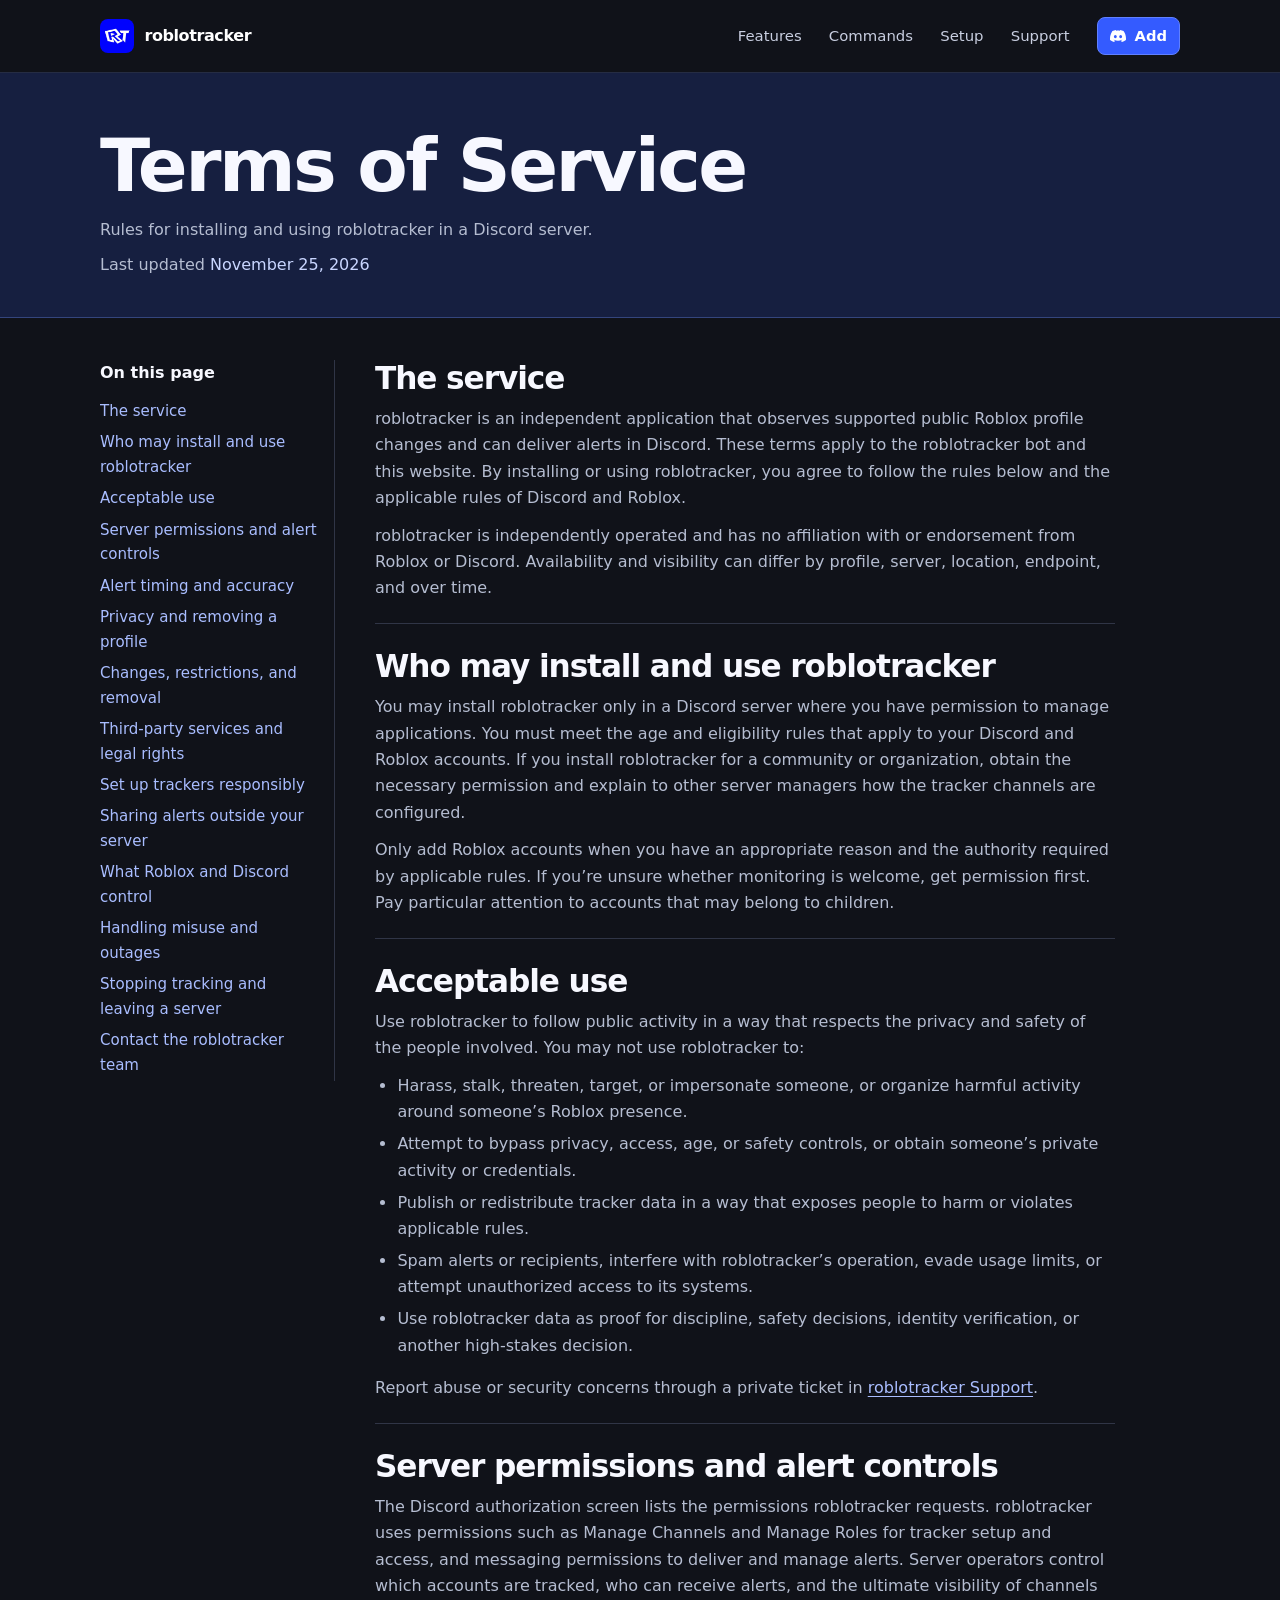
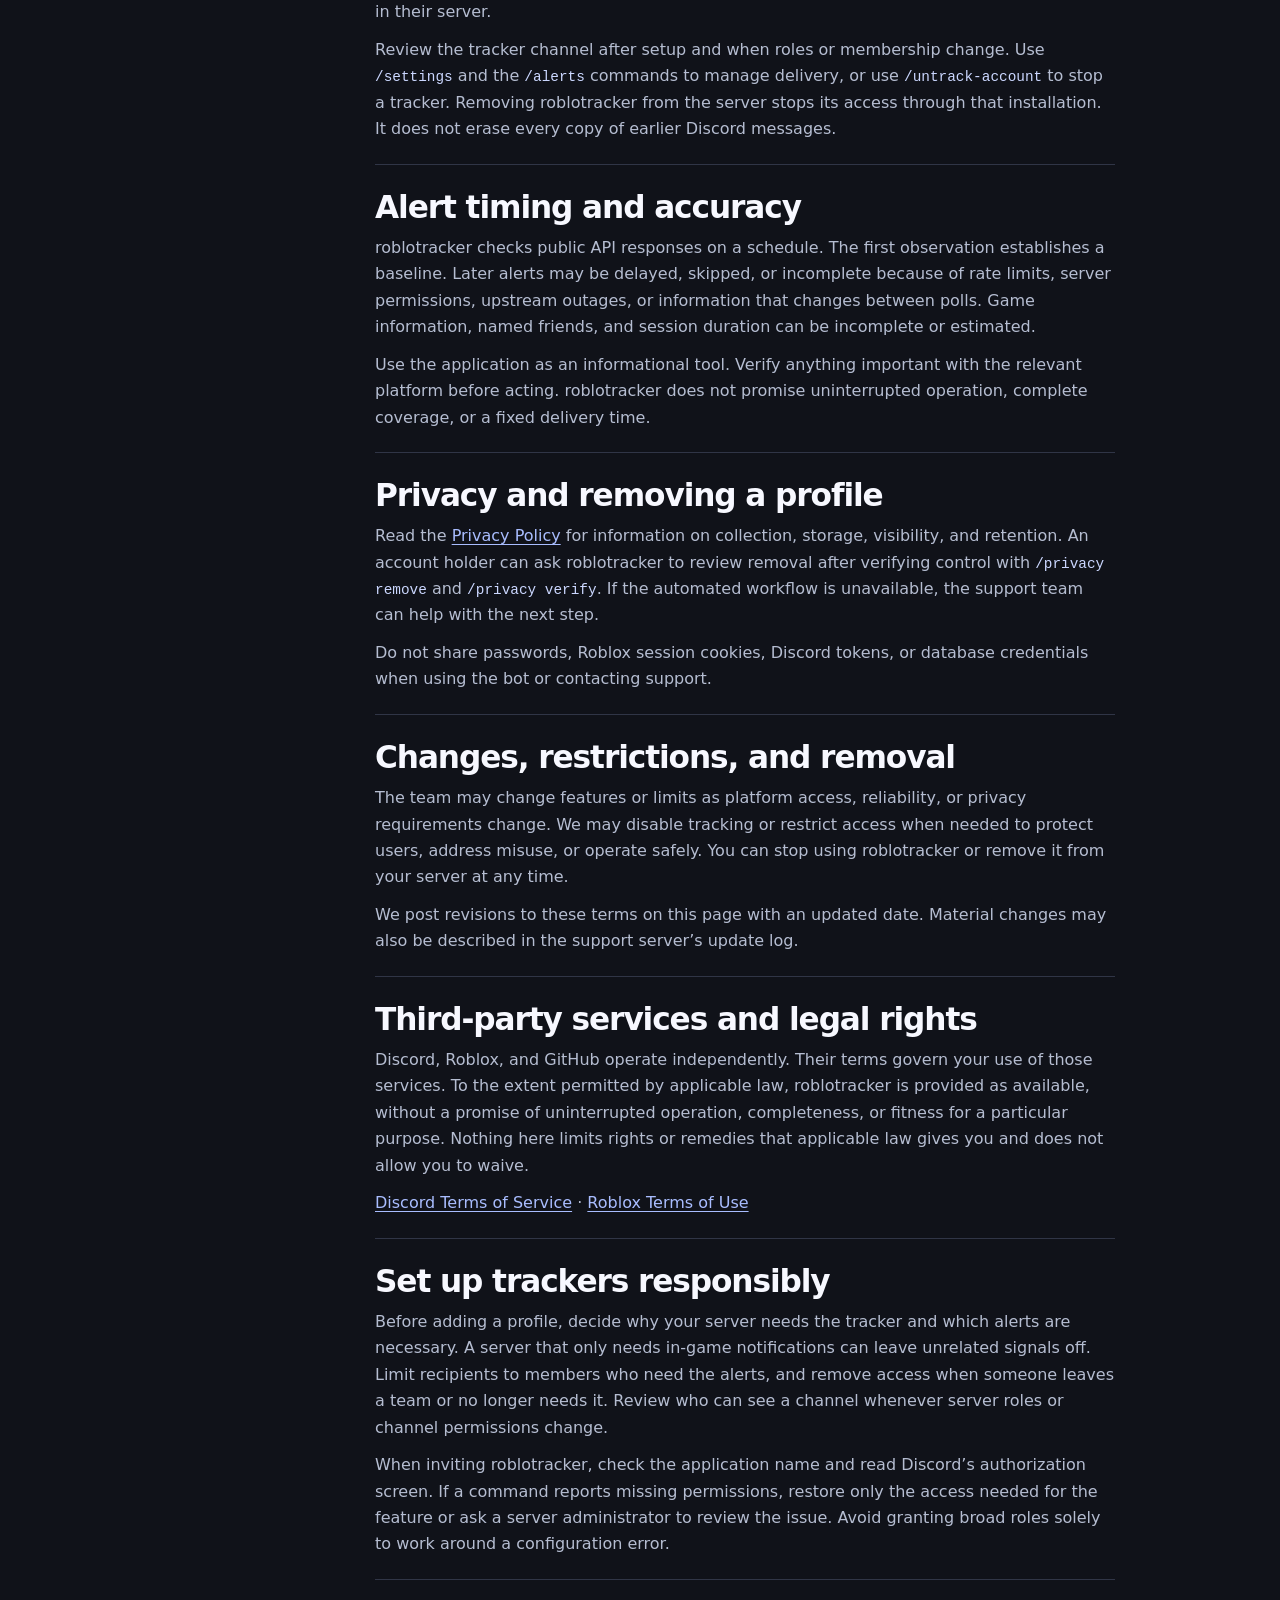
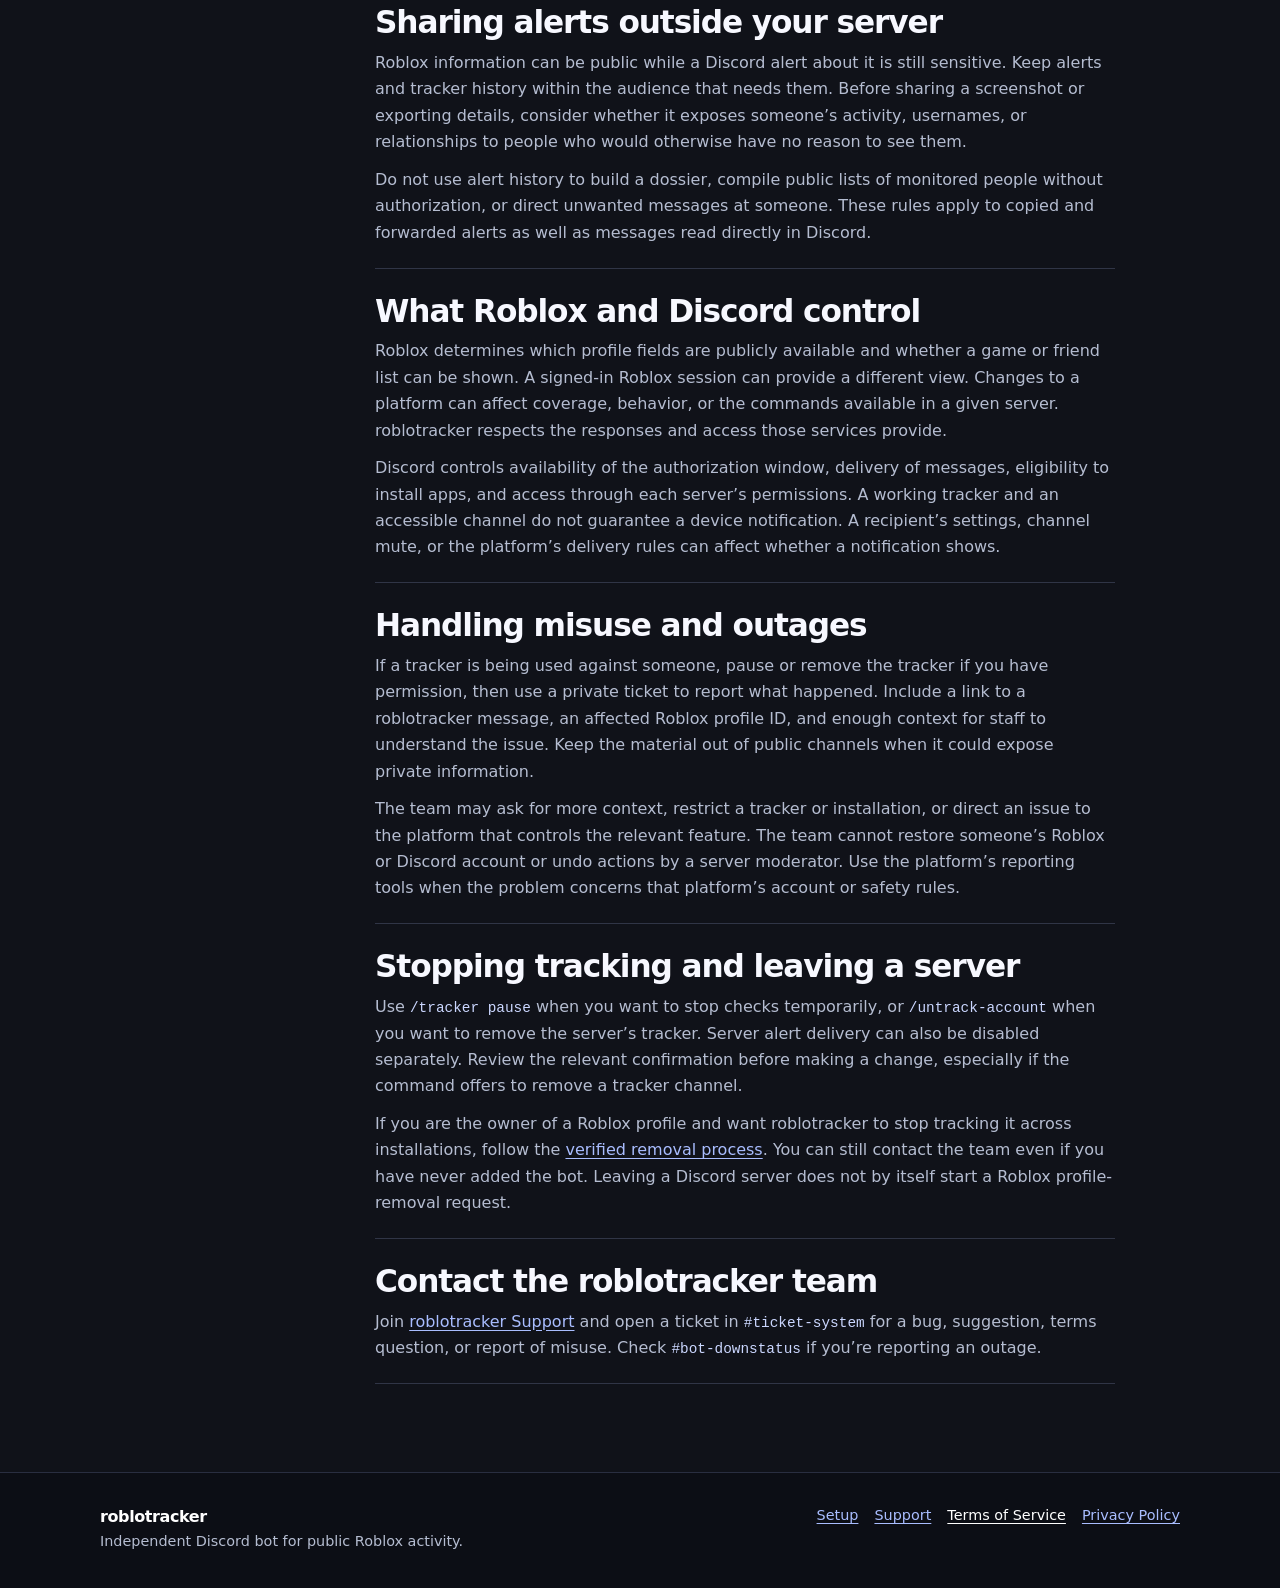
<file: docs/terms.html>
<!doctype html>
<html lang="en">
<head>
  <meta charset="utf-8">
  <meta name="viewport" content="width=device-width,initial-scale=1">
  <meta name="description" content="Rules for installing and using roblotracker in a Discord server.">
  <meta name="theme-color" content="#0a0c13">
  <meta property="og:title" content="Terms of Service | roblotracker">
  <meta property="og:description" content="Rules for installing and using roblotracker in a Discord server.">
  <title>Terms of Service | roblotracker</title>
  <link rel="icon" type="image/webp" href="assets/rt-logo.webp">
  <link rel="stylesheet" href="assets/site.css">
</head>
<body>
  <a class="skip" href="#main">Skip to content</a>
  <header class="site-header">
    <div class="wrap top">
      <a class="brand" href="./"><img src="assets/rt-logo.webp" alt="" width="34" height="34">roblotracker</a>
      <nav class="nav" aria-label="Main navigation">
        <a href="./#features">Features</a>
        <a href="./#commands">Commands</a>
        <a href="./#setup">Setup</a>
        <a href="https://discord.gg/475THD4ftT">Support</a>
        <a class="button small" href="https://discord.com/oauth2/authorize?client_id=1561527919375814709&amp;permissions=268823568&amp;scope=bot%20applications.commands&amp;integration_type=0" aria-label="Add roblotracker to Discord"><img src="assets/discord.svg" alt="" width="20" height="20">Add</a>
      </nav>
    </div>
  </header>
  <main id="main">
    
<section class="legal-hero">
  <div class="wrap">
    <h1>Terms of Service</h1>
    <p>Rules for installing and using roblotracker in a Discord server.</p>
    <p>Last updated <time datetime="2026-11-25">November 25, 2026</time></p>
  </div>
</section>
<div class="wrap policy-layout">
  <nav class="toc" aria-label="On this page"><strong>On this page</strong><a href="#service">The service</a><a href="#eligibility">Who may install and use roblotracker</a><a href="#acceptable-use">Acceptable use</a><a href="#permissions">Server permissions and alert controls</a><a href="#accuracy">Alert timing and accuracy</a><a href="#privacy">Privacy and removing a profile</a><a href="#changes">Changes, restrictions, and removal</a><a href="#availability">Third-party services and legal rights</a><a href="#configuration">Set up trackers responsibly</a><a href="#visibility">Sharing alerts outside your server</a><a href="#third-party-limits">What Roblox and Discord control</a><a href="#moderation">Handling misuse and outages</a><a href="#stop">Stopping tracking and leaving a server</a><a href="#contact">Contact the roblotracker team</a></nav>
  <article class="policy" aria-label="Terms of Service"><section id="service"><h2>The service</h2>
<p>roblotracker is an independent application that observes supported public Roblox profile changes and can deliver alerts in Discord. These terms apply to the roblotracker bot and this website. By installing or using roblotracker, you agree to follow the rules below and the applicable rules of Discord and Roblox.</p>
<p>roblotracker is independently operated and has no affiliation with or endorsement from Roblox or Discord. Availability and visibility can differ by profile, server, location, endpoint, and over time.</p>
</section>
<section id="eligibility"><h2>Who may install and use roblotracker</h2>
<p>You may install roblotracker only in a Discord server where you have permission to manage applications. You must meet the age and eligibility rules that apply to your Discord and Roblox accounts. If you install roblotracker for a community or organization, obtain the necessary permission and explain to other server managers how the tracker channels are configured.</p>
<p>Only add Roblox accounts when you have an appropriate reason and the authority required by applicable rules. If you’re unsure whether monitoring is welcome, get permission first. Pay particular attention to accounts that may belong to children.</p>
</section>
<section id="acceptable-use"><h2>Acceptable use</h2>
<p>Use roblotracker to follow public activity in a way that respects the privacy and safety of the people involved. You may not use roblotracker to:</p>
<ul>
<li>Harass, stalk, threaten, target, or impersonate someone, or organize harmful activity around someone’s Roblox presence.</li>
<li>Attempt to bypass privacy, access, age, or safety controls, or obtain someone’s private activity or credentials.</li>
<li>Publish or redistribute tracker data in a way that exposes people to harm or violates applicable rules.</li>
<li>Spam alerts or recipients, interfere with roblotracker’s operation, evade usage limits, or attempt unauthorized access to its systems.</li>
<li>Use roblotracker data as proof for discipline, safety decisions, identity verification, or another high-stakes decision.</li>
</ul>
<p>Report abuse or security concerns through a private ticket in <a href="https://discord.gg/475THD4ftT">roblotracker Support</a>.</p>
</section>
<section id="permissions"><h2>Server permissions and alert controls</h2>
<p>The Discord authorization screen lists the permissions roblotracker requests. roblotracker uses permissions such as Manage Channels and Manage Roles for tracker setup and access, and messaging permissions to deliver and manage alerts. Server operators control which accounts are tracked, who can receive alerts, and the ultimate visibility of channels in their server.</p>
<p>Review the tracker channel after setup and when roles or membership change. Use <code>/settings</code> and the <code>/alerts</code> commands to manage delivery, or use <code>/untrack-account</code> to stop a tracker. Removing roblotracker from the server stops its access through that installation. It does not erase every copy of earlier Discord messages.</p>
</section>
<section id="accuracy"><h2>Alert timing and accuracy</h2>
<p>roblotracker checks public API responses on a schedule. The first observation establishes a baseline. Later alerts may be delayed, skipped, or incomplete because of rate limits, server permissions, upstream outages, or information that changes between polls. Game information, named friends, and session duration can be incomplete or estimated.</p>
<p>Use the application as an informational tool. Verify anything important with the relevant platform before acting. roblotracker does not promise uninterrupted operation, complete coverage, or a fixed delivery time.</p>
</section>
<section id="privacy"><h2>Privacy and removing a profile</h2>
<p>Read the <a href="privacy.html">Privacy Policy</a> for information on collection, storage, visibility, and retention. An account holder can ask roblotracker to review removal after verifying control with <code>/privacy remove</code> and <code>/privacy verify</code>. If the automated workflow is unavailable, the support team can help with the next step.</p>
<p>Do not share passwords, Roblox session cookies, Discord tokens, or database credentials when using the bot or contacting support.</p>
</section>
<section id="changes"><h2>Changes, restrictions, and removal</h2>
<p>The team may change features or limits as platform access, reliability, or privacy requirements change. We may disable tracking or restrict access when needed to protect users, address misuse, or operate safely. You can stop using roblotracker or remove it from your server at any time.</p>
<p>We post revisions to these terms on this page with an updated date. Material changes may also be described in the support server’s update log.</p>
</section>
<section id="availability"><h2>Third-party services and legal rights</h2>
<p>Discord, Roblox, and GitHub operate independently. Their terms govern your use of those services. To the extent permitted by applicable law, roblotracker is provided as available, without a promise of uninterrupted operation, completeness, or fitness for a particular purpose. Nothing here limits rights or remedies that applicable law gives you and does not allow you to waive.</p>
<p><a href="https://discord.com/terms">Discord Terms of Service</a> · <a href="https://en.help.roblox.com/hc/en-us/articles/115004647846-Roblox-Terms-of-Use">Roblox Terms of Use</a></p>
</section>
<section id="configuration"><h2>Set up trackers responsibly</h2>

<p>Before adding a profile, decide why your server needs the tracker and which alerts are necessary. A server that only needs in-game notifications can leave unrelated signals off. Limit recipients to members who need the alerts, and remove access when someone leaves a team or no longer needs it. Review who can see a channel whenever server roles or channel permissions change.</p>
<p>When inviting roblotracker, check the application name and read Discord’s authorization screen. If a command reports missing permissions, restore only the access needed for the feature or ask a server administrator to review the issue. Avoid granting broad roles solely to work around a configuration error.</p>

</section>
<section id="visibility"><h2>Sharing alerts outside your server</h2>

<p>Roblox information can be public while a Discord alert about it is still sensitive. Keep alerts and tracker history within the audience that needs them. Before sharing a screenshot or exporting details, consider whether it exposes someone’s activity, usernames, or relationships to people who would otherwise have no reason to see them.</p>
<p>Do not use alert history to build a dossier, compile public lists of monitored people without authorization, or direct unwanted messages at someone. These rules apply to copied and forwarded alerts as well as messages read directly in Discord.</p>

</section>
<section id="third-party-limits"><h2>What Roblox and Discord control</h2>

<p>Roblox determines which profile fields are publicly available and whether a game or friend list can be shown. A signed-in Roblox session can provide a different view. Changes to a platform can affect coverage, behavior, or the commands available in a given server. roblotracker respects the responses and access those services provide.</p>
<p>Discord controls availability of the authorization window, delivery of messages, eligibility to install apps, and access through each server’s permissions. A working tracker and an accessible channel do not guarantee a device notification. A recipient’s settings, channel mute, or the platform’s delivery rules can affect whether a notification shows.</p>

</section>
<section id="moderation"><h2>Handling misuse and outages</h2>

<p>If a tracker is being used against someone, pause or remove the tracker if you have permission, then use a private ticket to report what happened. Include a link to a roblotracker message, an affected Roblox profile ID, and enough context for staff to understand the issue. Keep the material out of public channels when it could expose private information.</p>
<p>The team may ask for more context, restrict a tracker or installation, or direct an issue to the platform that controls the relevant feature. The team cannot restore someone’s Roblox or Discord account or undo actions by a server moderator. Use the platform’s reporting tools when the problem concerns that platform’s account or safety rules.</p>

</section>
<section id="stop"><h2>Stopping tracking and leaving a server</h2>

<p>Use <code>/tracker pause</code> when you want to stop checks temporarily, or <code>/untrack-account</code> when you want to remove the server’s tracker. Server alert delivery can also be disabled separately. Review the relevant confirmation before making a change, especially if the command offers to remove a tracker channel.</p>
<p>If you are the owner of a Roblox profile and want roblotracker to stop tracking it across installations, follow the <a href="privacy.html#requests">verified removal process</a>. You can still contact the team even if you have never added the bot. Leaving a Discord server does not by itself start a Roblox profile-removal request.</p>

</section>
<section id="contact"><h2>Contact the roblotracker team</h2>
<p>Join <a href="https://discord.gg/475THD4ftT">roblotracker Support</a> and open a ticket in <code>#ticket-system</code> for a bug, suggestion, terms question, or report of misuse. Check <code>#bot-downstatus</code> if you’re reporting an outage.</p>
</section></article>
</div>
  </main>
  <footer class="site-footer">
    <div class="wrap foot">
      <div><a class="brand" href="./">roblotracker</a><p>Independent Discord bot for public Roblox activity.</p></div>
      <nav aria-label="Footer navigation"><a href="./#setup">Setup</a><a href="https://discord.gg/475THD4ftT">Support</a><a href="terms.html" aria-current="page">Terms of Service</a><a href="privacy.html">Privacy Policy</a></nav>
    </div>
  </footer>
</body>
</html>
</file>
<file: docs/assets/site.css>
:root {
  color-scheme: dark;
  --bg: #101219;
  --surface: #161922;
  --ink: #f7f8ff;
  --muted: #b5bdd1;
  --line: #303546;
  --blue: #345bff;
  --link: #a9bdff;
  --width: 1080px;
  font-family: "Segoe UI", system-ui, sans-serif;
  line-height: 1.65;
}

*, *::before, *::after { box-sizing: border-box; }
body { margin: 0; background: var(--bg); color: var(--ink); font-size: 1rem; }
img { display: block; max-width: 100%; height: auto; }
h1, h2, h3, p, dl, dd { margin: 0; }
h1, h2, h3 { line-height: 1.16; letter-spacing: -.035em; }
p, dd { color: var(--muted); }
h2 { font-size: clamp(2rem, 4.5vw, 3.3rem); }
a { color: var(--link); text-underline-offset: .21em; }
a:hover { color: white; }
a:focus-visible, summary:focus-visible { outline: 2px solid #a4bcff; outline-offset: 4px; }
code {
  font: .9em/1.45 Consolas, "Liberation Mono", monospace;
  color: #cbd7ff;
  overflow-wrap: anywhere;
}

.wrap { width: min(var(--width), calc(100% - 3rem)); margin-inline: auto; }
.skip { position: absolute; top: -5rem; left: .75rem; z-index: 5; background: white; color: #101219; padding: .5rem .8rem; }
.skip:focus { top: .45rem; }
section[id] { scroll-margin-top: 1.5rem; }

.site-header { background: #101219; border-bottom: 1px solid #252c43; }
.top { display: flex; justify-content: space-between; align-items: center; gap: 1rem; min-height: 72px; }
.brand { display: inline-flex; align-items: center; gap: .65rem; color: white; text-decoration: none; letter-spacing: -.025em; font-weight: 740; }
.brand img { width: 34px; height: 34px; border-radius: 8px; }
.nav { display: flex; align-items: center; gap: clamp(.9rem, 2.5vw, 1.7rem); }
.nav > a:not(.button) { color: #c8cee0; font-size: .93rem; text-decoration: none; }
.nav > a:not(.button):hover { color: white; text-decoration: underline; }

.button {
  display: inline-flex;
  justify-content: center;
  align-items: center;
  gap: .55rem;
  min-height: 49px;
  padding: .73rem 1.15rem;
  background: var(--blue);
  border: 1px solid #6080ff;
  border-radius: 8px;
  color: white;
  text-decoration: none;
  font-weight: 700;
  line-height: 1.2;
  transition: background-color .16s, border-color .16s;
}
.button:hover { background: #264ce6; border-color: #8aa2ff; }
.button.secondary { background: transparent; border-color: #505b7b; }
.button.secondary:hover { background: #ffffff10; border-color: #8696c4; }
.button img { width: 1.25rem; height: 1.25rem; flex: none; }
.button.small { min-height: 38px; padding: .45rem .75rem; font-size: .92rem; }
.button.small img { width: 1rem; height: 1rem; }

.hero {
  position: relative;
  isolation: isolate;
  text-align: center;
  background: #141e50;
  border-bottom: 1px solid #34457d;
}
.hero::before {
  content: "";
  position: absolute;
  inset: 0;
  z-index: -1;
  background:
    radial-gradient(ellipse at 50% 27%, #111a45 10%, #142353e6 42%, #1320464a 100%),
    linear-gradient(0deg, #101523 0%, #1725561f 65%),
    url("rt-wallpaper.webp") center / cover;
}
.hero-inner { padding-block: clamp(3rem, 7vw, 5.8rem); }
.hero-logo {
  width: clamp(85px, 12vw, 120px);
  margin: 0 auto 1.45rem;
  border-radius: 22%;
  border: 1px solid #8295ff9e;
  box-shadow: 0 12px 55px #0813319c;
}
.hero h1 {
  font-size: clamp(2.7rem, 7.5vw, 5.8rem);
  font-weight: 780;
  line-height: .99;
  letter-spacing: -.067em;
}
.hero p {
  max-width: 33rem;
  margin: 1.35rem auto 0;
  color: #d2dcfb;
  font-size: clamp(1rem, 2vw, 1.18rem);
}
.actions { display: flex; justify-content: center; flex-wrap: wrap; gap: .75rem; margin-top: 1.65rem; }
.hero .button { min-width: 120px; }

.section { padding-block: clamp(2.75rem, 6vw, 5rem); }
.split { display: grid; grid-template-columns: minmax(205px, .85fr) minmax(0, 1.55fr); gap: clamp(2rem, 5.5vw, 5rem); }
.section-intro p { max-width: 32rem; margin-top: .7rem; }
.surface { background: var(--surface); border-block: 1px solid #292e40; }
.rows > div {
  display: grid;
  grid-template-columns: minmax(125px, .8fr) minmax(0, 1.4fr);
  gap: 1.2rem;
  padding-block: .95rem;
  border-top: 1px solid var(--line);
}
.rows > div:last-child { border-bottom: 1px solid var(--line); }
.rows dt { font-weight: 690; color: var(--ink); }
.rows dd { line-height: 1.55; }
.commands dt { font-weight: 600; }

.steps { margin: 0; padding-left: 1.75rem; }
.steps li { padding-left: .45rem; padding-bottom: .95rem; }
.steps li + li { padding-top: .95rem; border-top: 1px solid var(--line); }
.steps li:last-child { padding-bottom: 0; }
.steps li::marker { color: var(--link); font-weight: 700; }
.steps h3 { font-size: 1.12rem; margin-bottom: .3rem; }
.faq { border-top: 1px solid var(--line); }
.faq details { padding: .9rem 0; border-bottom: 1px solid var(--line); }
.faq summary { cursor: pointer; font-weight: 680; }
.faq details p { padding-top: .55rem; }
.support { display: flex; justify-content: space-between; align-items: center; gap: 1.5rem; }
.support .button { flex: none; }

.site-footer { background: #0c0e15; border-top: 1px solid #292e40; padding-block: 1.9rem 2.15rem; }
.foot { display: flex; justify-content: space-between; flex-wrap: wrap; gap: 1.05rem; }
.foot p, .foot nav { font-size: .9rem; }
.foot nav { display: flex; flex-wrap: wrap; gap: .35rem 1rem; }
.foot a[aria-current] { color: white; }

.legal-hero { padding-block: 3.1rem 2.4rem; background: #161f40; border-bottom: 1px solid #34457d; }
.legal-hero h1 { font-size: clamp(2.6rem, 6.5vw, 4.6rem); }
.legal-hero p { max-width: 45rem; margin-top: .55rem; }
.legal-hero time { color: #c9d6ff; }
.policy-layout { display: grid; grid-template-columns: minmax(175px, 235px) minmax(0, 740px); gap: 2.5rem; padding-block: 2.65rem 4rem; }
.toc { position: sticky; top: 1.25rem; align-self: start; max-height: calc(100vh - 2.5rem); overflow-y: auto; padding-inline: 0 1rem; border-right: 1px solid var(--line); }
.toc strong { display: block; margin-bottom: .6rem; }
.toc a { display: block; padding-block: .2rem; font-size: .94rem; text-decoration: none; }
.toc a:hover { text-decoration: underline; }
.policy section { padding-bottom: 1.35rem; margin-bottom: 1.5rem; border-bottom: 1px solid var(--line); }
.policy section h2 { margin-bottom: .6rem; font-size: clamp(1.5rem, 4vw, 1.95rem); }
.policy p + p, .policy ul, .policy ol { margin-top: .7rem; }
.policy li { color: var(--muted); }
.policy li + li { margin-top: .35rem; }
.policy ol, .policy ul { padding-left: 1.4rem; }
.policy strong { color: var(--ink); }
.policy .callout { border-left: 3px solid var(--blue); padding: .25rem 0 .25rem 1rem; color: #d8e0f9; }

@media (max-width: 670px) {
  .wrap { width: calc(100% - 2rem); }
  .top { min-height: 0; flex-wrap: wrap; padding-block: .7rem; gap: .6rem; }
  .nav { gap: .7rem; flex-wrap: wrap; }
  .nav > a:not(.button), .button.small { font-size: .87rem; }
  .split, .policy-layout { grid-template-columns: 1fr; gap: 1.4rem; }
  .support { align-items: flex-start; flex-direction: column; }
  .toc { position: static; max-height: none; border-right: 0; border-bottom: 1px solid var(--line); padding-bottom: 1rem; }
}

@media (max-width: 435px) {
  .hero-inner { padding-block: 3rem; }
  .hero h1 { font-size: clamp(2rem, 9.5vw, 2.7rem); }
  .rows > div { grid-template-columns: 1fr; gap: .15rem; }
}

@media (prefers-reduced-motion: reduce) {
  .button { transition: none; }
}
</file>
